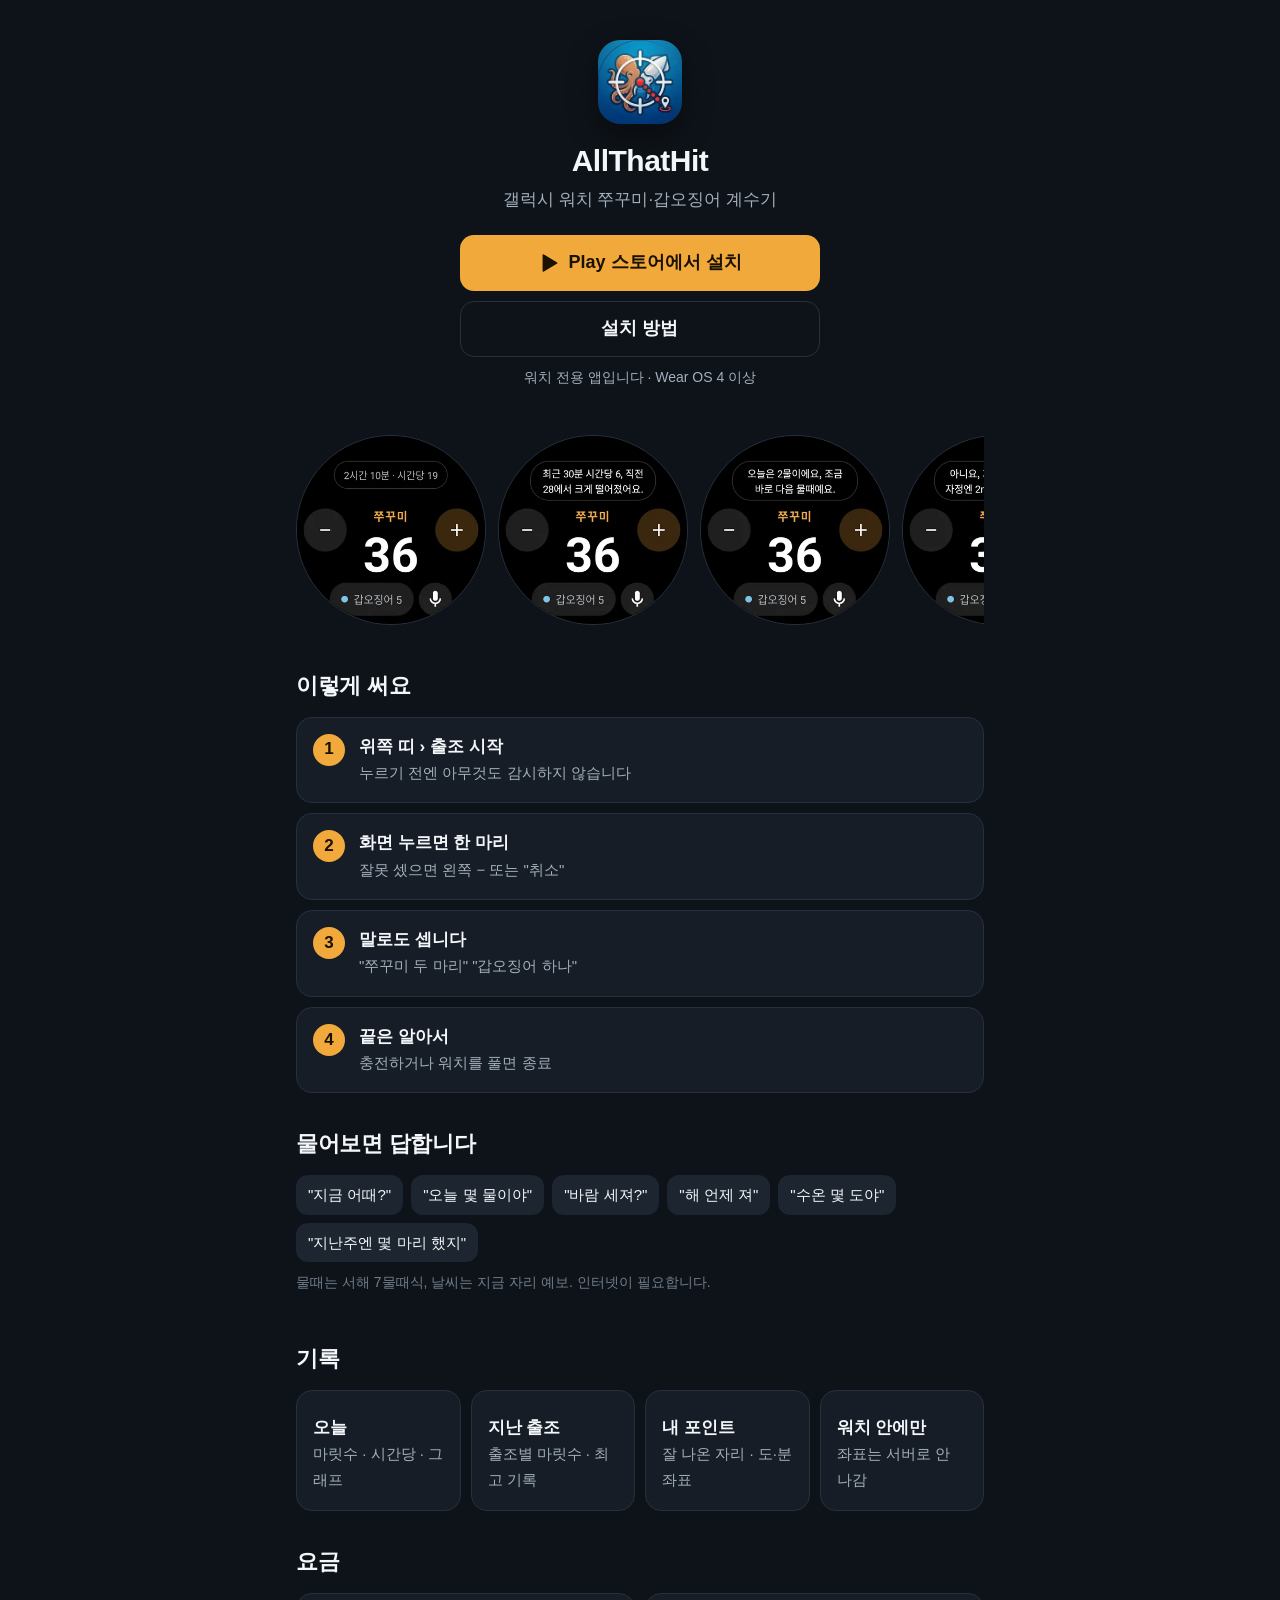
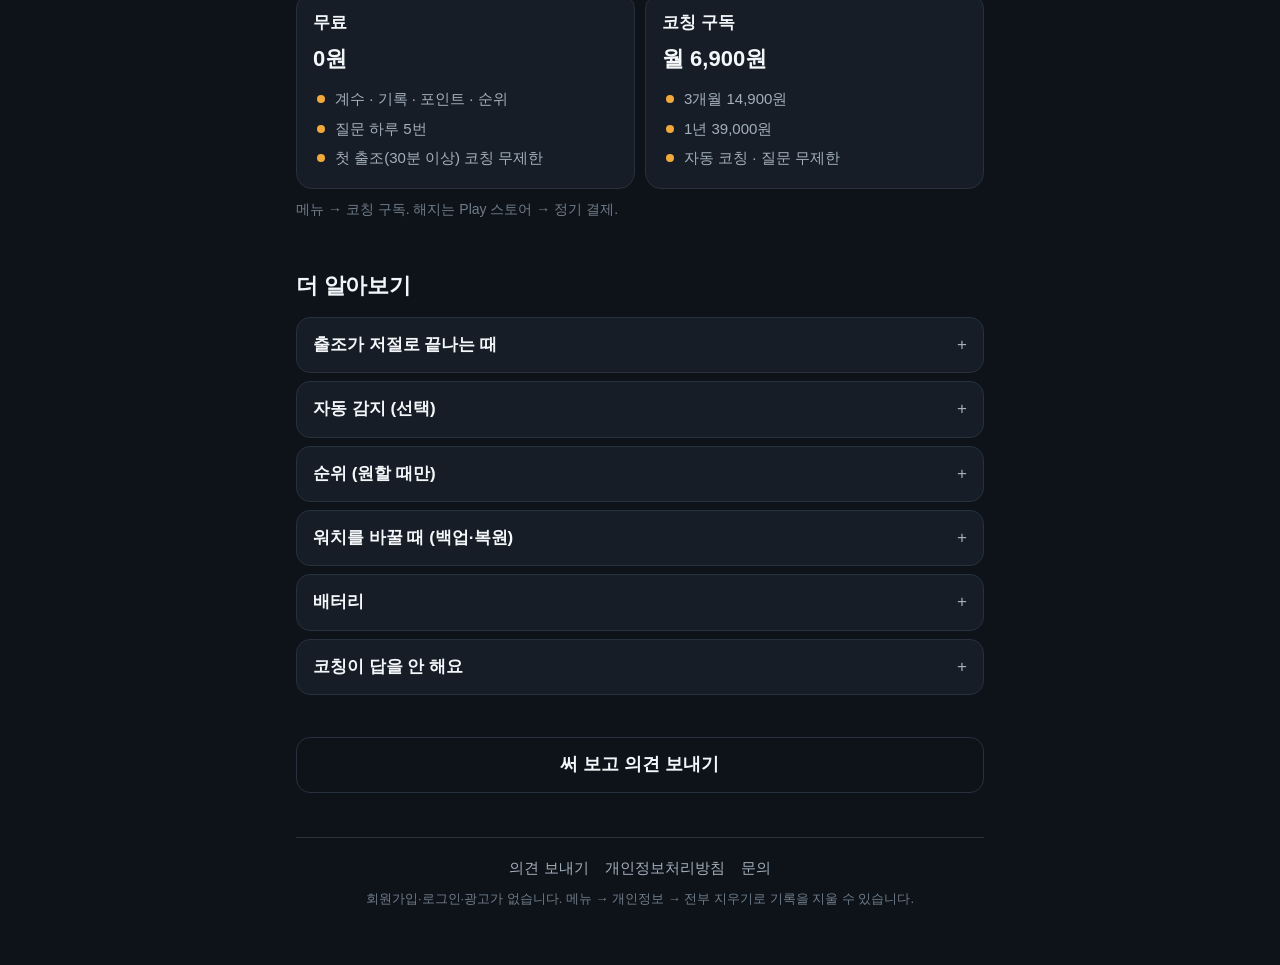
<file: allthathit/index.html>
<!doctype html>
<html lang="ko">
<head>
<meta charset="utf-8">
<meta name="viewport" content="width=device-width, initial-scale=1, viewport-fit=cover">
<title>AllThatHit 쭈꾸미 계수기</title>
<meta name="description" content="갤럭시 워치 쭈꾸미·갑오징어 계수기. 화면 한 번 누르면 한 마리.">
<meta name="theme-color" content="#0e1319">
<meta property="og:title" content="AllThatHit · 워치 쭈꾸미 계수기">
<meta property="og:description" content="화면 한 번 누르면 한 마리. 물때·바람은 물어보면 답합니다.">
<meta property="og:image" content="https://allthatai.kr/allthathit/img/w1.webp">
<link rel="icon" href="/allthathit/img/icon.webp">
<link rel="stylesheet" href="/app-pages.css">
</head>
<body class="hit"><main>

<div class="hero">
  <img class="icon" src="/allthathit/img/icon.webp" alt="">
  <h1>AllThatHit</h1>
  <p>갤럭시 워치 쭈꾸미·갑오징어 계수기</p>
  <div class="cta">
    <a class="btn" href="https://play.google.com/store/apps/details?id=kr.allthatai.allthathit" target="_blank" rel="noopener">
      <svg><use href="/icons.svg#i-play"/></svg>Play 스토어에서 설치</a>
    <a class="btn ghost" href="/allthathit/beta/">설치 방법</a>
  </div>
  <p class="note" style="margin-top:10px">워치 전용 앱입니다 · Wear OS 4 이상</p>
</div>

<section>
  <div class="shots watch">
    <img src="/allthathit/img/w1.webp" alt="계수 화면" loading="lazy">
    <img src="/allthathit/img/w2.webp" alt="최근 30분 흐름" loading="lazy">
    <img src="/allthathit/img/w3.webp" alt="물때 답" loading="lazy">
    <img src="/allthathit/img/w4.webp" alt="바람 답" loading="lazy">
    <img src="/allthathit/img/w5.webp" alt="내 포인트" loading="lazy">
    <img src="/allthathit/img/w6.webp" alt="오늘 기록" loading="lazy">
    <img src="/allthathit/img/w7.webp" alt="순위" loading="lazy">
  </div>
</section>

<section>
  <h2>이렇게 써요</h2>
  <div class="steps">
    <div class="step"><div><b>위쪽 띠 › 출조 시작</b><span>누르기 전엔 아무것도 감시하지 않습니다</span></div></div>
    <div class="step"><div><b>화면 누르면 한 마리</b><span>잘못 셌으면 왼쪽 − 또는 "취소"</span></div></div>
    <div class="step"><div><b>말로도 셉니다</b><span>"쭈꾸미 두 마리" "갑오징어 하나"</span></div></div>
    <div class="step"><div><b>끝은 알아서</b><span>충전하거나 워치를 풀면 종료</span></div></div>
  </div>
</section>

<section>
  <h2>물어보면 답합니다</h2>
  <div class="chips">
    <span>"지금 어때?"</span><span>"오늘 몇 물이야"</span><span>"바람 세져?"</span>
    <span>"해 언제 져"</span><span>"수온 몇 도야"</span><span>"지난주엔 몇 마리 했지"</span>
  </div>
  <p class="note">물때는 서해 7물때식, 날씨는 지금 자리 예보. 인터넷이 필요합니다.</p>
</section>

<section>
  <h2>기록</h2>
  <div class="tiles">
    <div class="tile"><b>오늘</b><span>마릿수 · 시간당 · 그래프</span></div>
    <div class="tile"><b>지난 출조</b><span>출조별 마릿수 · 최고 기록</span></div>
    <div class="tile"><b>내 포인트</b><span>잘 나온 자리 · 도·분 좌표</span></div>
    <div class="tile"><b>워치 안에만</b><span>좌표는 서버로 안 나감</span></div>
  </div>
</section>

<section>
  <h2>요금</h2>
  <div class="cols">
    <div class="col"><h3>무료</h3><div class="price">0원</div><ul><li>계수 · 기록 · 포인트 · 순위</li><li>질문 하루 5번</li><li>첫 출조(30분 이상) 코칭 무제한</li></ul></div>
    <div class="col"><h3>코칭 구독</h3><div class="price">월 6,900원</div><ul><li>3개월 14,900원</li><li>1년 39,000원</li><li>자동 코칭 · 질문 무제한</li></ul></div>
  </div>
  <p class="note">메뉴 → 코칭 구독. 해지는 Play 스토어 → 정기 결제.</p>
</section>

<section>
  <h2>더 알아보기</h2>
  <details><summary>출조가 저절로 끝나는 때</summary><div>
    <p>충전기에 올림(2분 뒤) · 손목에서 풂(10분 뒤) · 한 시간 동안 고패질도 마릿수도 없음.</p>
    <p>한 마리도 세지 않은 출조는 기록에 남기지 않습니다.</p>
  </div></details>
  <details><summary>자동 감지 (선택)</summary><div>
    <p>메뉴 → 자동 감지 켜기. 고패질 리듬이 4분 이어지면 출조가 저절로 열립니다. 처음엔 꺼져 있습니다.</p>
  </div></details>
  <details><summary>순위 (원할 때만)</summary><div>
    <p>메뉴 → 순위 → 참여하기. 나가는 것은 별명 · 마릿수 · 1km 구역 · 날짜뿐입니다. 정확한 자리는 나가지 않습니다.</p>
  </div></details>
  <details><summary>워치를 바꿀 때 (백업·복원)</summary><div>
    <p>워치 설정의 구글 백업이 켜져 있으면 자동으로 돌아옵니다.</p>
    <p>또는 메뉴 → 개인정보 → 기록 백업의 12자 코드를 새 워치의 기록 복원에 입력. 코드는 사진으로 찍어 두세요.</p>
  </div></details>
  <details><summary>배터리</summary><div>
    <p>출조를 시작하지 않으면 쓰지 않습니다. 출조 중에는 GPS와 동작 센서가 켜집니다.</p>
  </div></details>
  <details><summary>코칭이 답을 안 해요</summary><div>
    <p>인터넷이 없거나 서버가 잠깐 쉬는 때입니다. 세는 것은 영향이 없습니다. 메뉴 → 상태에서 확인할 수 있습니다.</p>
  </div></details>
</section>

<section>
  <a class="btn ghost" href="/feedback/?app=hit">써 보고 의견 보내기</a>
</section>

<footer>
  <nav>
    <a href="/feedback/?app=hit">의견 보내기</a>
    <a href="/allthathit/privacy">개인정보처리방침</a>
    <a href="mailto:leescvsir@gmail.com">문의</a>
  </nav>
  회원가입·로그인·광고가 없습니다. 메뉴 → 개인정보 → 전부 지우기로 기록을 지울 수 있습니다.
</footer>

</main></body>
</html>
</file>
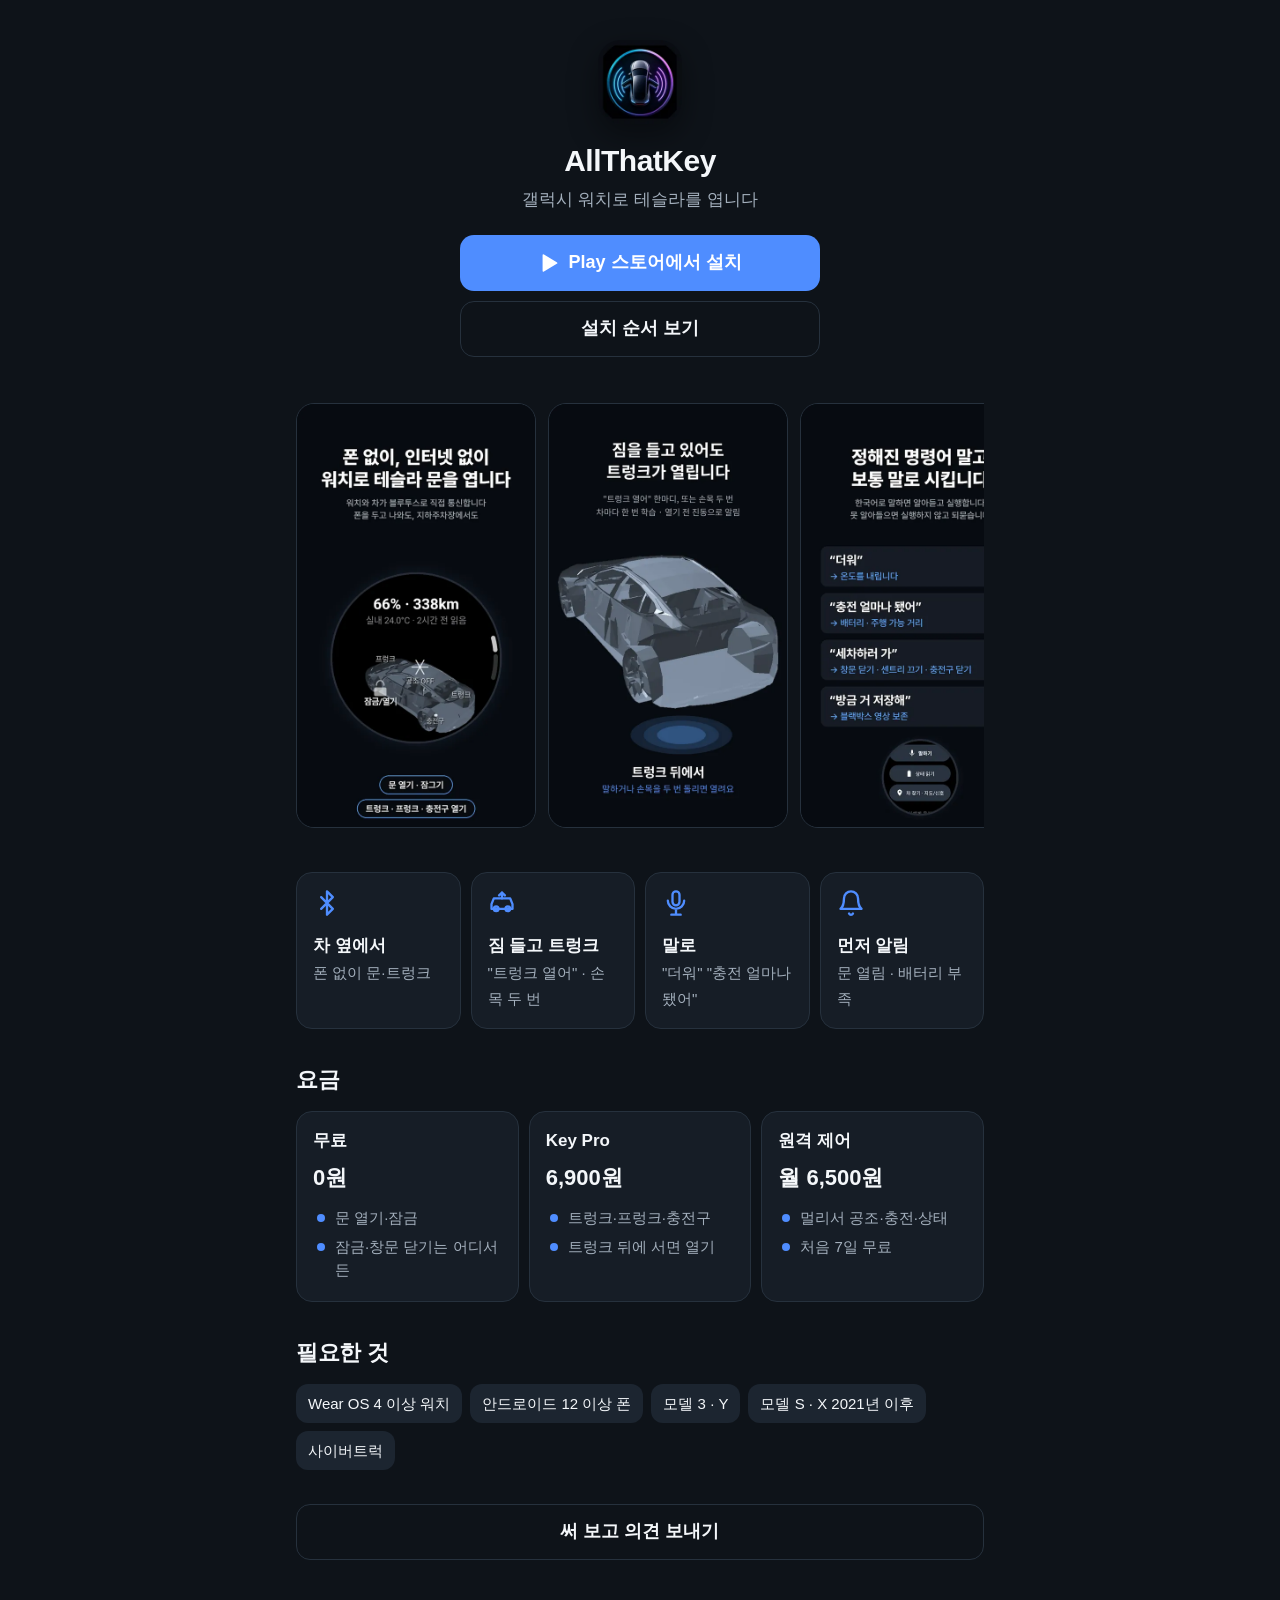
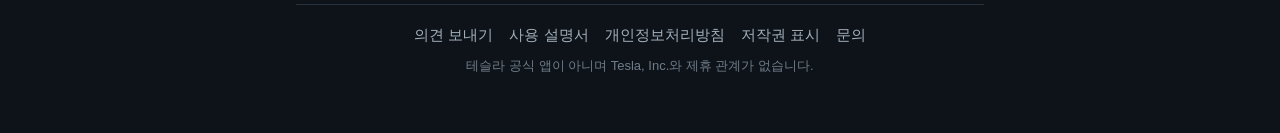
<file: allthatkey/index.html>
<!doctype html>
<html lang="ko">
<head>
<meta charset="utf-8">
<meta name="viewport" content="width=device-width, initial-scale=1, viewport-fit=cover">
<title>AllThatKey 테슬라 워치 키</title>
<meta name="description" content="갤럭시 워치로 테슬라 문을 엽니다. 폰도 인터넷도 없이.">
<meta name="theme-color" content="#0e1319">
<meta property="og:title" content="AllThatKey · 테슬라 워치 키">
<meta property="og:description" content="갤럭시 워치로 테슬라 문을 엽니다. 폰도 인터넷도 없이.">
<meta property="og:image" content="https://allthatai.kr/allthatkey/img/s1.webp">
<link rel="icon" href="/allthatkey/img/icon.webp">
<link rel="stylesheet" href="/app-pages.css">
</head>
<body><main>

<div class="hero">
  <img class="icon" src="/allthatkey/img/icon.webp" alt="">
  <h1>AllThatKey</h1>
  <p>갤럭시 워치로 테슬라를 엽니다</p>
  <div class="cta">
    <a class="btn" href="https://play.google.com/store/apps/details?id=kr.allthatai.keyprobe" target="_blank" rel="noopener">
      <svg><use href="/icons.svg#i-play"/></svg>Play 스토어에서 설치</a>
    <a class="btn ghost" href="/allthatkey/guide.html#start">설치 순서 보기</a>
  </div>
</div>

<section>
  <div class="shots">
    <img src="/allthatkey/img/s1.webp" alt="폰 없이 인터넷 없이 워치로 문을 엽니다" loading="lazy">
    <img src="/allthatkey/img/s2.webp" alt="짐을 들고 있어도 트렁크가 열립니다" loading="lazy">
    <img src="/allthatkey/img/s3.webp" alt="보통 말로 시킵니다" loading="lazy">
    <img src="/allthatkey/img/s4.webp" alt="주차 중에 무슨 일이 있었는지 알려 줍니다" loading="lazy">
    <img src="/allthatkey/img/s5.webp" alt="워치가 먼저 알려 줍니다" loading="lazy">
  </div>
</section>

<section>
  <div class="tiles">
    <div class="tile"><svg><use href="/icons.svg#i-bt"/></svg><b>차 옆에서</b><span>폰 없이 문·트렁크</span></div>
    <div class="tile"><svg><use href="/icons.svg#i-trunk"/></svg><b>짐 들고 트렁크</b><span>"트렁크 열어" · 손목 두 번</span></div>
    <div class="tile"><svg><use href="/icons.svg#i-mic"/></svg><b>말로</b><span>"더워" "충전 얼마나 됐어"</span></div>
    <div class="tile"><svg><use href="/icons.svg#i-bell"/></svg><b>먼저 알림</b><span>문 열림 · 배터리 부족</span></div>
  </div>
</section>

<section>
  <h2>요금</h2>
  <div class="cols">
    <div class="col"><h3>무료</h3><div class="price">0원</div><ul><li>문 열기·잠금</li><li>잠금·창문 닫기는 어디서든</li></ul></div>
    <div class="col"><h3>Key Pro</h3><div class="price">6,900원</div><ul><li>트렁크·프렁크·충전구</li><li>트렁크 뒤에 서면 열기</li></ul></div>
    <div class="col"><h3>원격 제어</h3><div class="price">월 6,500원</div><ul><li>멀리서 공조·충전·상태</li><li>처음 7일 무료</li></ul></div>
  </div>
</section>

<section>
  <h2>필요한 것</h2>
  <div class="chips">
    <span>Wear OS 4 이상 워치</span><span>안드로이드 12 이상 폰</span>
    <span>모델 3 · Y</span><span>모델 S · X 2021년 이후</span><span>사이버트럭</span>
  </div>
</section>

<section>
  <a class="btn ghost" href="/feedback/?app=key">써 보고 의견 보내기</a>
</section>

<footer>
  <nav>
    <a href="/feedback/?app=key">의견 보내기</a>
    <a href="/allthatkey/guide.html">사용 설명서</a>
    <a href="/allthatkey/privacy.html">개인정보처리방침</a>
    <a href="/allthatkey/credits.html">저작권 표시</a>
    <a href="mailto:leescvsir@gmail.com">문의</a>
  </nav>
  테슬라 공식 앱이 아니며 Tesla, Inc.와 제휴 관계가 없습니다.
</footer>

</main></body>
</html>
</file>
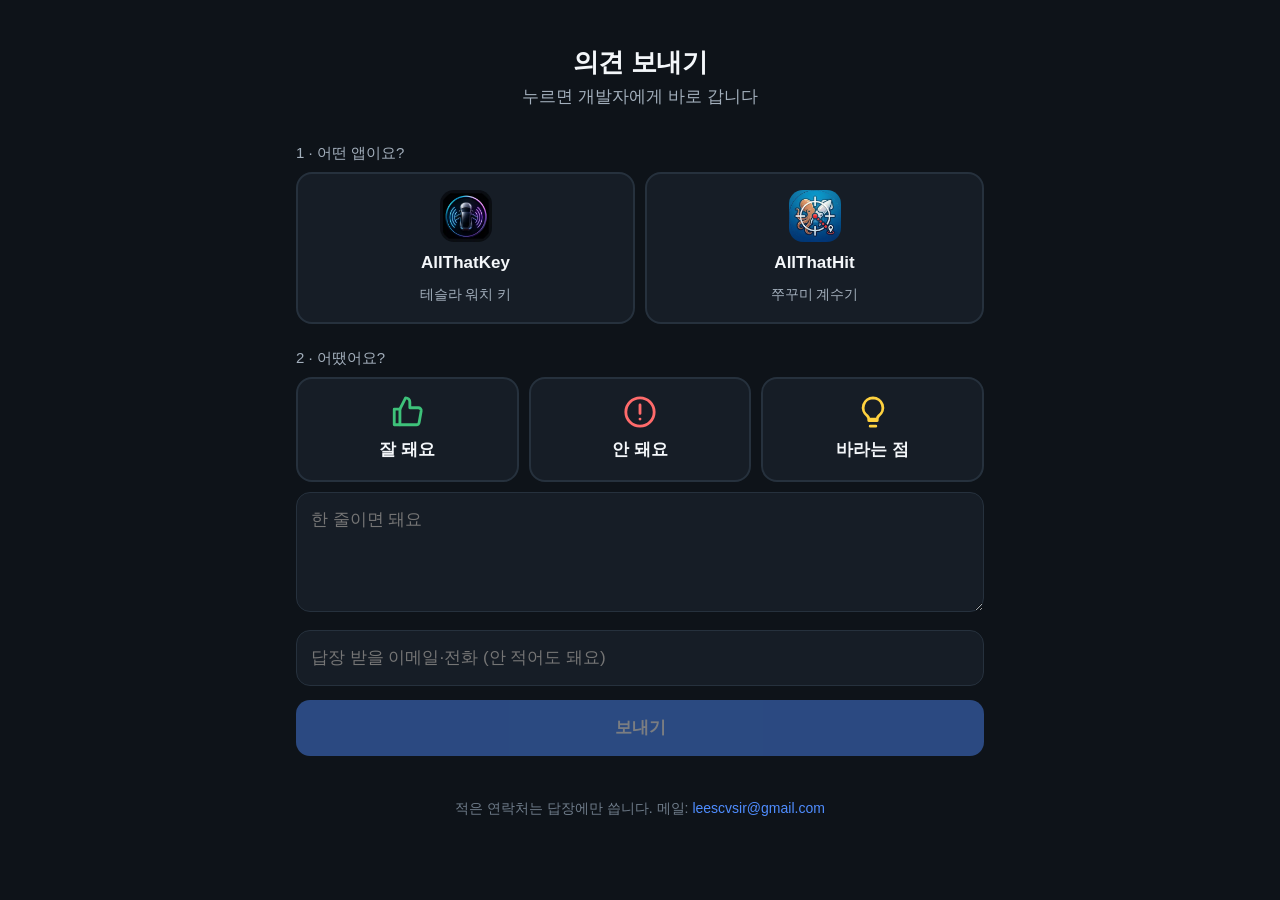
<file: feedback/index.html>
<!doctype html>
<html lang="ko">
<head>
<meta charset="utf-8">
<meta name="viewport" content="width=device-width, initial-scale=1, viewport-fit=cover">
<title>의견 보내기 · AllThatAI</title>
<meta name="description" content="AllThatKey · AllThatHit 의견 보내기. 한 번 누르면 개발자에게 바로 갑니다.">
<meta name="theme-color" content="#0e1319">
<meta name="robots" content="noindex">
<link rel="icon" href="/favicon.svg">
<link rel="stylesheet" href="/app-pages.css">
<style>
  .apps { display: grid; grid-template-columns: 1fr 1fr; gap: 10px; }
  .app, .kind {
    display: flex; flex-direction: column; align-items: center; gap: 8px; padding: 16px 8px;
    border-radius: 16px; background: var(--card); border: 2px solid var(--line); color: var(--ink);
    font: inherit; font-weight: 800; cursor: pointer;
  }
  .app img { width: 52px; height: 52px; border-radius: 14px; }
  .kinds { display: grid; grid-template-columns: repeat(3, 1fr); gap: 10px; }
  .kind svg { width: 34px; height: 34px; }
  .kind[data-kind="good"] svg { color: var(--ok); }
  .kind[data-kind="bad"] svg { color: #ff6b6b; }
  .kind[data-kind="idea"] svg { color: #ffd23f; }
  .app.on, .kind.on { border-color: var(--accent); background: var(--card2); }
  textarea, input {
    width: 100%; border-radius: 14px; border: 1px solid var(--line); background: var(--card); color: var(--ink);
    font: inherit; padding: 14px; margin-top: 10px;
  }
  textarea { min-height: 120px; resize: vertical; }
  #send { width: 100%; border: 0; margin-top: 14px; cursor: pointer; font: inherit; font-weight: 800; }
  #send:disabled { opacity: .45; cursor: default; }
  #err { color: #ff8a8a; min-height: 1.4em; margin: 8px 0 0; text-align: center; }
  #done { display: none; text-align: center; padding: 40px 0; }
  #done svg { width: 64px; height: 64px; color: var(--ok); }
  #done h2 { margin: 12px 0 4px; }
  .step-title { color: var(--soft); font-size: 15px; margin: 22px 0 8px; }
</style>
</head>
<body><main>

<div id="form">
  <div class="hero" style="padding-top:28px">
    <h1 style="font-size:26px">의견 보내기</h1>
    <p>누르면 개발자에게 바로 갑니다</p>
  </div>

  <p class="step-title">1 · 어떤 앱이요?</p>
  <div class="apps">
    <button class="app" data-app="key" type="button"><img src="/allthatkey/img/icon.webp" alt="">AllThatKey<span style="font-weight:400;color:var(--soft);font-size:14px">테슬라 워치 키</span></button>
    <button class="app" data-app="hit" type="button"><img src="/allthathit/img/icon.webp" alt="">AllThatHit<span style="font-weight:400;color:var(--soft);font-size:14px">쭈꾸미 계수기</span></button>
  </div>

  <p class="step-title">2 · 어땠어요?</p>
  <div class="kinds">
    <button class="kind" data-kind="good" type="button">
      <svg viewBox="0 0 24 24" fill="none" stroke="currentColor" stroke-width="2" stroke-linecap="round" stroke-linejoin="round"><path d="M7 10v11H3V10z"/><path d="M7 10l4-8a3 3 0 0 1 3 3v4h6a2 2 0 0 1 2 2.3l-1.4 8A2 2 0 0 1 18.6 21H7"/></svg>
      잘 돼요</button>
    <button class="kind" data-kind="bad" type="button">
      <svg viewBox="0 0 24 24" fill="none" stroke="currentColor" stroke-width="2" stroke-linecap="round" stroke-linejoin="round"><circle cx="12" cy="12" r="10"/><path d="M12 7v6M12 17h.01"/></svg>
      안 돼요</button>
    <button class="kind" data-kind="idea" type="button">
      <svg viewBox="0 0 24 24" fill="none" stroke="currentColor" stroke-width="2" stroke-linecap="round" stroke-linejoin="round"><path d="M9 18h6M10 22h4"/><path d="M12 2a7 7 0 0 0-4 12.7c.6.5 1 1.3 1 2.3h6c0-1 .4-1.8 1-2.3A7 7 0 0 0 12 2z"/></svg>
      바라는 점</button>
  </div>

  <textarea id="text" maxlength="2000" placeholder="한 줄이면 돼요"></textarea>
  <input id="contact" maxlength="120" placeholder="답장 받을 이메일·전화 (안 적어도 돼요)" autocomplete="email">
  <button id="send" class="btn" type="button" disabled>보내기</button>
  <p id="err"></p>
  <p class="note" style="text-align:center">적은 연락처는 답장에만 씁니다. 메일: <a href="mailto:leescvsir@gmail.com">leescvsir@gmail.com</a></p>
</div>

<div id="done">
  <svg viewBox="0 0 24 24" fill="none" stroke="currentColor" stroke-width="2.4" stroke-linecap="round" stroke-linejoin="round"><circle cx="12" cy="12" r="10"/><path d="M7 12.5l3.2 3.2L17 9"/></svg>
  <h2>받았어요</h2>
  <p style="color:var(--soft)">읽고 고치겠습니다. 고맙습니다.</p>
  <p style="margin-top:22px"><a id="back" class="btn ghost" href="/">처음으로</a></p>
</div>

<script>
(function () {
  var q = new URLSearchParams(location.search);
  var app = q.get("app"), kind = q.get("kind");
  var HINT = {
    good: "좋았던 점 (안 적어도 돼요)",
    bad: "어디서 막혔나요? 예: 워치에 앱이 안 보여요",
    idea: "이런 게 있으면 좋겠어요"
  };
  var text = document.getElementById("text"), send = document.getElementById("send"), err = document.getElementById("err");

  function pick(sel, attr, val) {
    document.querySelectorAll(sel).forEach(function (b) { b.classList.toggle("on", b.getAttribute(attr) === val); });
  }
  function update() {
    document.body.classList.toggle("hit", app === "hit");
    if (kind) text.placeholder = HINT[kind];
    send.disabled = !(app && kind);
    err.textContent = "";
  }
  document.querySelectorAll(".app").forEach(function (b) {
    b.onclick = function () { app = b.dataset.app; pick(".app", "data-app", app); update(); };
  });
  document.querySelectorAll(".kind").forEach(function (b) {
    b.onclick = function () { kind = b.dataset.kind; pick(".kind", "data-kind", kind); update(); if (kind !== "good") text.focus(); };
  });
  if (app === "key" || app === "hit") pick(".app", "data-app", app); else app = null;
  if (HINT[kind]) pick(".kind", "data-kind", kind); else kind = null;
  update();

  send.onclick = function () {
    if (kind !== "good" && !text.value.trim()) { err.textContent = "무엇이 그랬는지 한 줄만 적어 주세요"; text.focus(); return; }
    send.disabled = true; send.textContent = "보내는 중…";
    var body = {
      app: app, kind: kind, text: text.value.trim(), contact: document.getElementById("contact").value.trim(),
      version: q.get("v") || "", device: q.get("d") || navigator.userAgent.slice(0, 120), from: q.get("from") || "web"
    };
    fetch("https://allthatkey-proxy.vercel.app/v1/feedback", {
      method: "POST", headers: { "content-type": "application/json" }, body: JSON.stringify(body)
    }).then(function (r) {
      if (r.ok) {
        document.getElementById("form").style.display = "none";
        document.getElementById("done").style.display = "block";
        document.getElementById("back").href = app === "hit" ? "/allthathit/" : "/allthatkey/";
        window.scrollTo(0, 0);
        return;
      }
      return r.json().then(function (j) { throw new Error(j && j.detail || "못 보냈어요"); });
    }).catch(function (e) {
      err.innerHTML = (e && e.message && e.message !== "Failed to fetch" ? e.message : "못 보냈어요") +
        ' · <a href="mailto:leescvsir@gmail.com?subject=' + encodeURIComponent((app === "hit" ? "AllThatHit" : "AllThatKey") + " 의견") +
        '&body=' + encodeURIComponent(text.value) + '">메일로 보내기</a>';
      send.disabled = false; send.textContent = "보내기";
    });
  };
})();
</script>
</main></body>
</html>
</file>
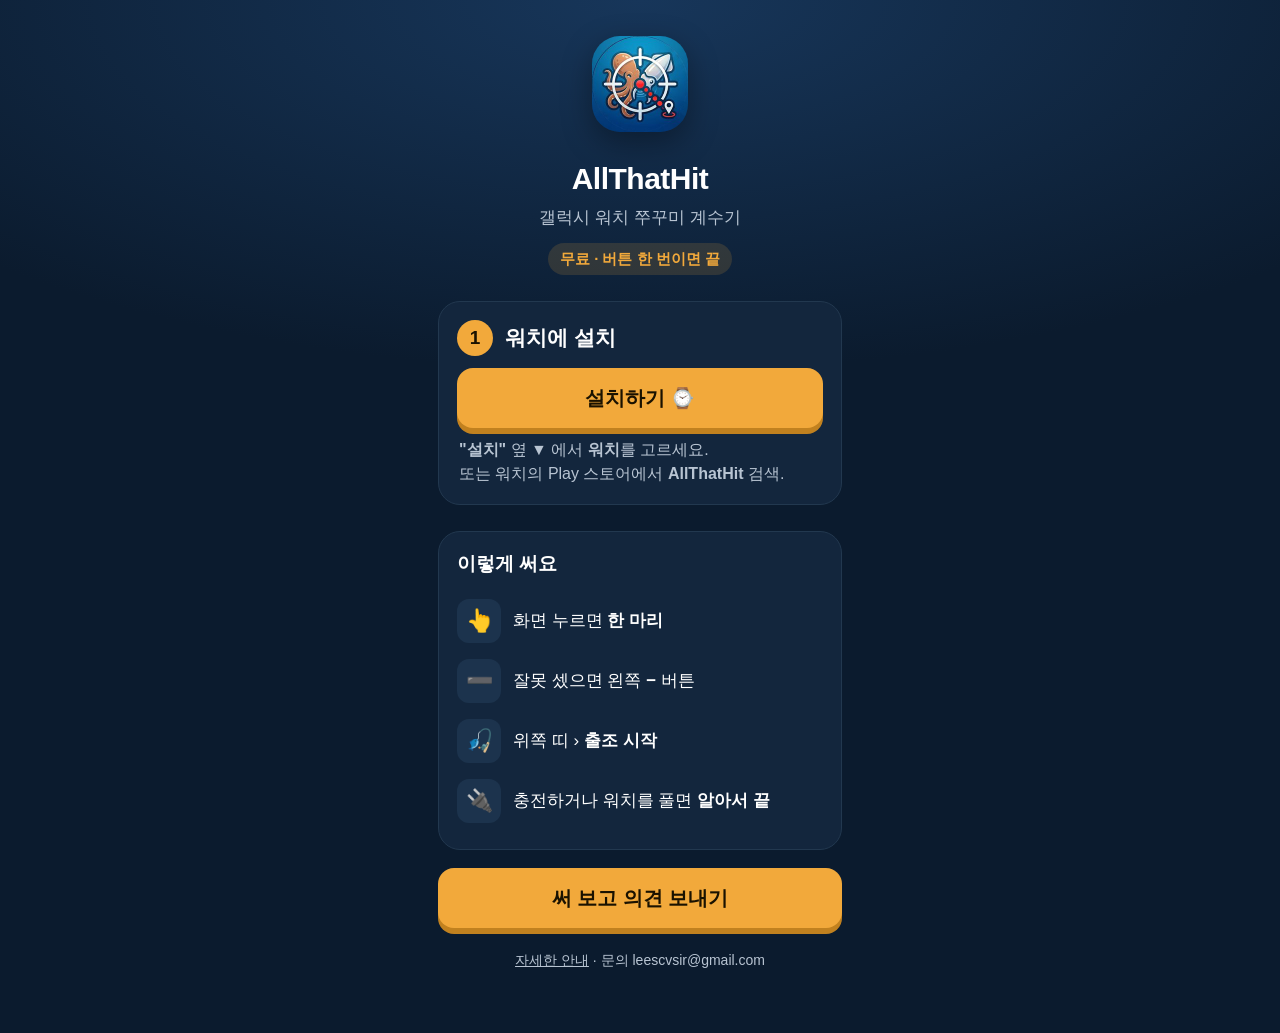
<file: allthathit/beta/index.html>
<!doctype html>
<html lang="ko">
<head>
<meta charset="utf-8">
<meta name="viewport" content="width=device-width, initial-scale=1, viewport-fit=cover">
<title>AllThatHit 설치하기</title>
<meta name="description" content="갤럭시 워치 쭈꾸미 계수기 AllThatHit. 버튼 한 번이면 설치 끝.">
<meta name="robots" content="noindex">
<meta name="theme-color" content="#0b1b2e">
<meta property="og:title" content="AllThatHit · 워치 쭈꾸미 계수기">
<meta property="og:description" content="버튼 한 번이면 설치 끝. 무료.">
<meta property="og:image" content="https://allthatai.kr/allthathit/beta/icon.jpg">
<style>
  :root {
    --bg: #0b1b2e; --card: #13263d; --ink: #ffffff; --soft: #b8c4d2;
    --accent: #f2a93b; --accent-ink: #1a1200; --done: #3ec27a; --line: #22384f;
  }
  * { box-sizing: border-box; }
  html, body { margin: 0; }
  body {
    background: radial-gradient(120% 60% at 50% 0%, #17365a 0%, var(--bg) 60%);
    color: var(--ink); min-height: 100vh;
    font: 18px/1.5 -apple-system, "Apple SD Gothic Neo", "Malgun Gothic", "Noto Sans KR", sans-serif;
    -webkit-font-smoothing: antialiased;
  }
  main { max-width: 440px; margin: 0 auto; padding: 36px 18px 48px; }

  .hero { text-align: center; margin-bottom: 26px; }
  .hero img { width: 96px; height: 96px; border-radius: 28px; box-shadow: 0 10px 30px rgba(0,0,0,.35); }
  .hero h1 { margin: 16px 0 4px; font-size: 30px; letter-spacing: -.5px; }
  .hero p { margin: 0; color: var(--soft); font-size: 17px; }
  .free { display: inline-block; margin-top: 12px; padding: 5px 12px; border-radius: 999px;
          background: rgba(242,169,59,.15); color: var(--accent); font-weight: 700; font-size: 15px; }

  .step { background: var(--card); border: 1px solid var(--line); border-radius: 22px;
          padding: 18px 18px 18px; margin: 0 0 14px; transition: opacity .2s; }
  .step.done { opacity: .55; }
  .head { display: flex; align-items: center; gap: 12px; margin-bottom: 12px; }
  .num { flex: none; width: 36px; height: 36px; border-radius: 50%;
         background: var(--accent); color: var(--accent-ink);
         font-weight: 800; font-size: 19px; display: flex; align-items: center; justify-content: center; }
  .step.done .num { background: var(--done); color: #fff; font-size: 0; }
  .step.done .num::after { content: "✓"; font-size: 20px; }
  .title { font-size: 21px; font-weight: 800; }
  .tip { color: var(--soft); font-size: 16px; margin: 10px 2px 0; }

  a.btn { display: flex; align-items: center; justify-content: center; gap: 8px;
          width: 100%; min-height: 60px; border-radius: 16px;
          background: var(--accent); color: var(--accent-ink);
          font-size: 20px; font-weight: 800; text-decoration: none;
          box-shadow: 0 6px 0 #c1811f; transition: transform .05s, box-shadow .05s; }
  a.btn:active { transform: translateY(4px); box-shadow: 0 2px 0 #c1811f; }
  .step.done a.btn { background: #2a3f57; color: var(--soft); box-shadow: none; }

  .use { margin-top: 26px; background: var(--card); border: 1px solid var(--line); border-radius: 22px; padding: 18px; }
  .use h2 { margin: 0 0 12px; font-size: 19px; }
  .row { display: flex; align-items: center; gap: 12px; padding: 8px 0; font-size: 17px; }
  .row .ic { flex: none; width: 44px; height: 44px; border-radius: 12px; background: #1c334d;
             display: flex; align-items: center; justify-content: center; font-size: 22px; }
  .foot { text-align: center; color: var(--soft); font-size: 14px; margin-top: 22px; }
  .foot a { color: var(--soft); }
</style>
</head>
<body><main>

<div class="hero">
  <img src="icon.jpg" alt="AllThatHit">
  <h1>AllThatHit</h1>
  <p>갤럭시 워치 쭈꾸미 계수기</p>
  <span class="free">무료 · 버튼 한 번이면 끝</span>
</div>

<div class="step" id="s1">
  <div class="head"><div class="num">1</div><div class="title">워치에 설치</div></div>
  <a class="btn" href="https://play.google.com/store/apps/details?id=kr.allthatai.allthathit" target="_blank" rel="noopener" data-step="1">설치하기 ⌚</a>
  <p class="tip"><b>"설치"</b> 옆 ▼ 에서 <b>워치</b>를 고르세요.<br>또는 워치의 Play 스토어에서 <b>AllThatHit</b> 검색.</p>
</div>

<div class="use">
  <h2>이렇게 써요</h2>
  <div class="row"><div class="ic">👆</div><div>화면 누르면 <b>한 마리</b></div></div>
  <div class="row"><div class="ic">➖</div><div>잘못 셌으면 왼쪽 <b>−</b> 버튼</div></div>
  <div class="row"><div class="ic">🎣</div><div>위쪽 띠 › <b>출조 시작</b></div></div>
  <div class="row"><div class="ic">🔌</div><div>충전하거나 워치를 풀면 <b>알아서 끝</b></div></div>
</div>

<a class="btn" href="/feedback/?app=hit&from=beta" style="margin-top:18px">써 보고 의견 보내기</a>

<p class="foot"><a href="/allthathit/">자세한 안내</a> · 문의 leescvsir@gmail.com</p>

</main>
<script>
  // 누른 단계는 초록 체크로. 돌아왔을 때 어디까지 했는지 바로 보이게.
  (function () {
    var key = "ath-beta-done";
    var done = [];
    try { done = JSON.parse(localStorage.getItem(key) || "[]"); } catch (e) {}
    function paint() { done.forEach(function (n) { var el = document.getElementById("s" + n); if (el) el.classList.add("done"); }); }
    paint();
    document.querySelectorAll("a.btn[data-step]").forEach(function (a) {
      a.addEventListener("click", function () {
        var n = +a.getAttribute("data-step");
        if (done.indexOf(n) < 0) done.push(n);
        try { localStorage.setItem(key, JSON.stringify(done)); } catch (e) {}
        setTimeout(paint, 300);
      });
    });
  })();
</script>
</body>
</html>
</file>
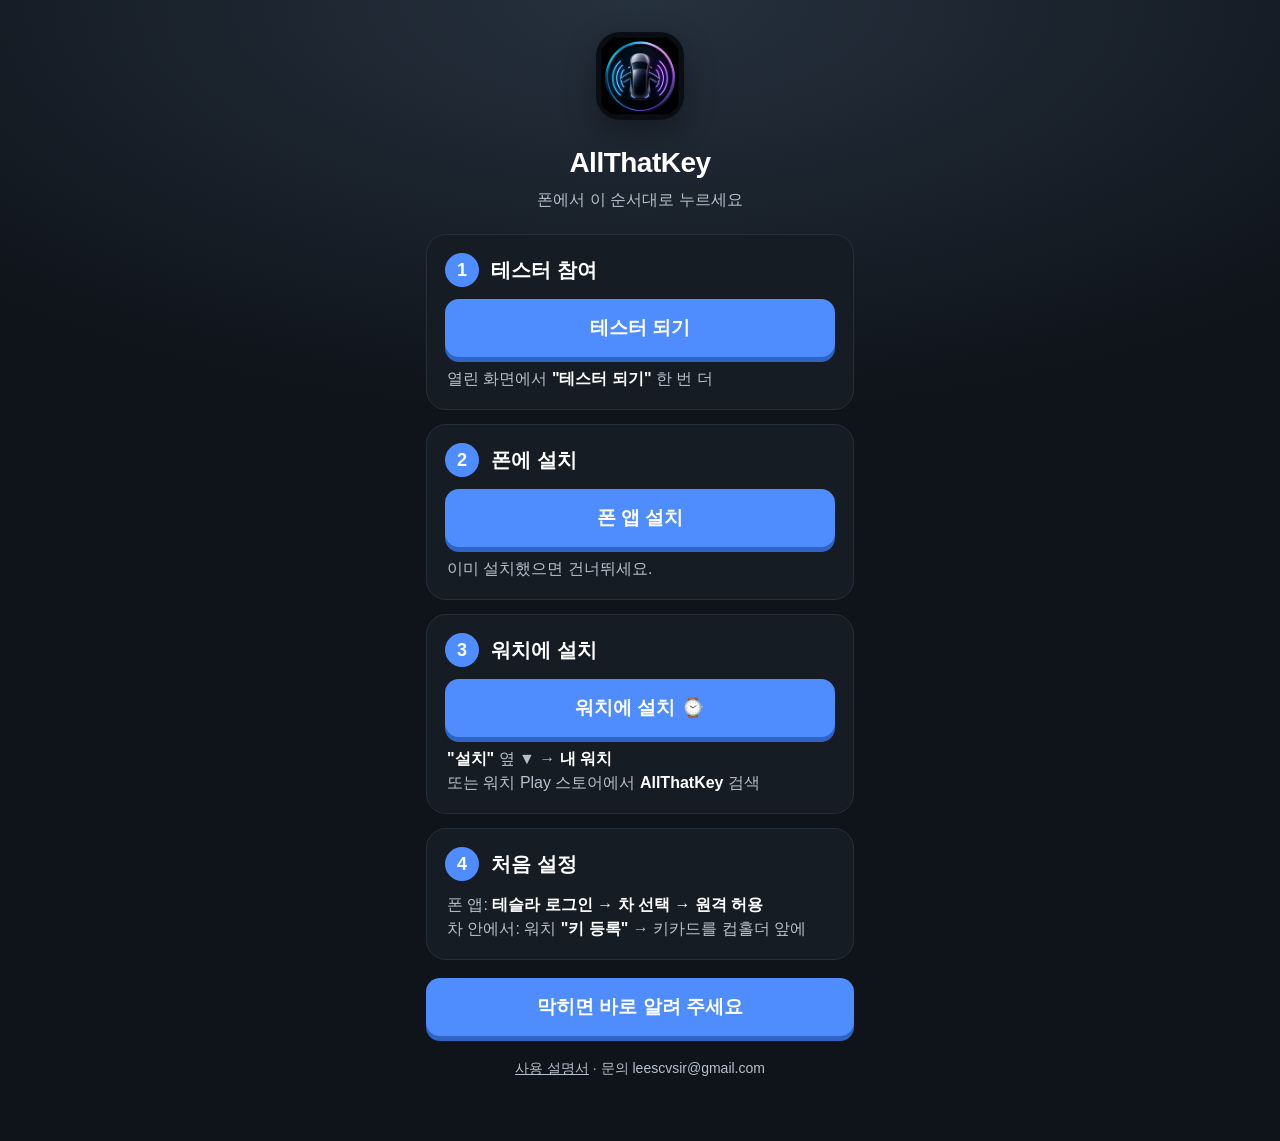
<file: allthatkey/beta/index.html>
<!doctype html>
<html lang="ko">
<head>
<meta charset="utf-8">
<meta name="viewport" content="width=device-width, initial-scale=1, viewport-fit=cover">
<title>AllThatKey 설치하기</title>
<meta name="description" content="테슬라 워치 키 AllThatKey. 폰과 워치에 설치하는 순서.">
<meta name="robots" content="noindex">
<meta name="theme-color" content="#0f141b">
<meta property="og:title" content="AllThatKey · 테슬라 워치 키 설치">
<meta property="og:description" content="테스터 참여 → 폰 앱 → 워치 앱 → 차에서 키 등록">
<meta property="og:image" content="https://allthatai.kr/allthatkey/icon.png">
<style>
  :root {
    --bg: #0f141b; --card: #161c24; --ink: #ffffff; --soft: #b6c0cc;
    --accent: #4f8dff; --accent-ink: #ffffff; --done: #3ec27a; --line: #26303b;
  }
  * { box-sizing: border-box; }
  html, body { margin: 0; }
  body {
    background: radial-gradient(120% 60% at 50% 0%, #26313e 0%, var(--bg) 60%);
    color: var(--ink); min-height: 100vh;
    font: 18px/1.5 -apple-system, "Apple SD Gothic Neo", "Malgun Gothic", "Noto Sans KR", sans-serif;
    -webkit-font-smoothing: antialiased;
  }
  main { max-width: 460px; margin: 0 auto; padding: 32px 16px 48px; }
  .hero { text-align: center; margin-bottom: 22px; }
  .hero img { width: 88px; height: 88px; border-radius: 24px; box-shadow: 0 10px 30px rgba(0,0,0,.35); }
  .hero h1 { margin: 14px 0 4px; font-size: 28px; letter-spacing: -.5px; }
  .hero p { margin: 0; color: var(--soft); font-size: 16px; }
  .step { background: var(--card); border: 1px solid var(--line); border-radius: 20px; padding: 18px; margin: 0 0 14px; transition: opacity .2s; }
  .step.done { opacity: .55; }
  .head { display: flex; align-items: center; gap: 12px; margin-bottom: 12px; }
  .num { flex: none; width: 34px; height: 34px; border-radius: 50%; background: var(--accent); color: var(--accent-ink);
         font-weight: 800; font-size: 18px; display: flex; align-items: center; justify-content: center; }
  .step.done .num { background: var(--done); font-size: 0; }
  .step.done .num::after { content: "✓"; font-size: 19px; }
  .title { font-size: 20px; font-weight: 800; }
  .tip { color: var(--soft); font-size: 16px; margin: 10px 2px 0; }
  .tip b { color: var(--ink); }
  a.btn { display: flex; align-items: center; justify-content: center; width: 100%; min-height: 58px; border-radius: 14px;
          background: var(--accent); color: var(--accent-ink); font-size: 19px; font-weight: 800; text-decoration: none;
          box-shadow: 0 5px 0 #2f63c4; transition: transform .05s, box-shadow .05s; }
  a.btn:active { transform: translateY(4px); box-shadow: 0 1px 0 #2f63c4; }
  .step.done a.btn { background: #2a3442; color: var(--soft); box-shadow: none; }
  ol { margin: 0; padding-left: 1.2em; color: var(--soft); font-size: 16px; }
  ol li { margin: 4px 0; }
  ol b { color: var(--ink); }
  .foot { text-align: center; color: var(--soft); font-size: 14px; margin-top: 22px; }
  .foot a { color: var(--soft); }
</style>
</head>
<body><main>

<div class="hero">
  <img src="/allthatkey/icon.png" alt="AllThatKey">
  <h1>AllThatKey</h1>
  <p>폰에서 이 순서대로 누르세요</p>
</div>

<div class="step" id="s1">
  <div class="head"><div class="num">1</div><div class="title">테스터 참여</div></div>
  <a class="btn" href="https://play.google.com/apps/internaltest/4701685450817448176" target="_blank" rel="noopener" data-step="1">테스터 되기</a>
  <p class="tip">열린 화면에서 <b>"테스터 되기"</b> 한 번 더</p>
</div>

<div class="step" id="s2">
  <div class="head"><div class="num">2</div><div class="title">폰에 설치</div></div>
  <a class="btn" href="https://play.google.com/store/apps/details?id=kr.allthatai.keyprobe" target="_blank" rel="noopener" data-step="2">폰 앱 설치</a>
  <p class="tip">이미 설치했으면 건너뛰세요.</p>
</div>

<div class="step" id="s3">
  <div class="head"><div class="num">3</div><div class="title">워치에 설치</div></div>
  <a class="btn" href="https://play.google.com/store/apps/details?id=kr.allthatai.keyprobe" target="_blank" rel="noopener" data-step="3">워치에 설치 ⌚</a>
  <p class="tip"><b>"설치"</b> 옆 ▼ → <b>내 워치</b><br>또는 워치 Play 스토어에서 <b>AllThatKey</b> 검색</p>
</div>

<div class="step" id="s4">
  <div class="head"><div class="num">4</div><div class="title">처음 설정</div></div>
  <p class="tip" style="margin-top:0">폰 앱: <b>테슬라 로그인 → 차 선택 → 원격 허용</b><br>차 안에서: 워치 <b>"키 등록"</b> → 키카드를 컵홀더 앞에</p>
</div>

<a class="btn" href="/feedback/?app=key&from=beta" style="margin-top:18px">막히면 바로 알려 주세요</a>

<p class="foot"><a href="/allthatkey/guide.html">사용 설명서</a> · 문의 leescvsir@gmail.com</p>

</main>
<script>
  // 누른 단계는 초록 체크로. 돌아왔을 때 어디까지 했는지 바로 보이게.
  (function () {
    var key = "atk-beta-done";
    var done = [];
    try { done = JSON.parse(localStorage.getItem(key) || "[]"); } catch (e) {}
    function paint() { done.forEach(function (n) { var el = document.getElementById("s" + n); if (el) el.classList.add("done"); }); }
    paint();
    document.querySelectorAll("a.btn[data-step]").forEach(function (a) {
      a.addEventListener("click", function () {
        var n = +a.getAttribute("data-step");
        if (done.indexOf(n) < 0) done.push(n);
        try { localStorage.setItem(key, JSON.stringify(done)); } catch (e) {}
        setTimeout(paint, 300);
      });
    });
  })();
</script>
</body>
</html>
</file>
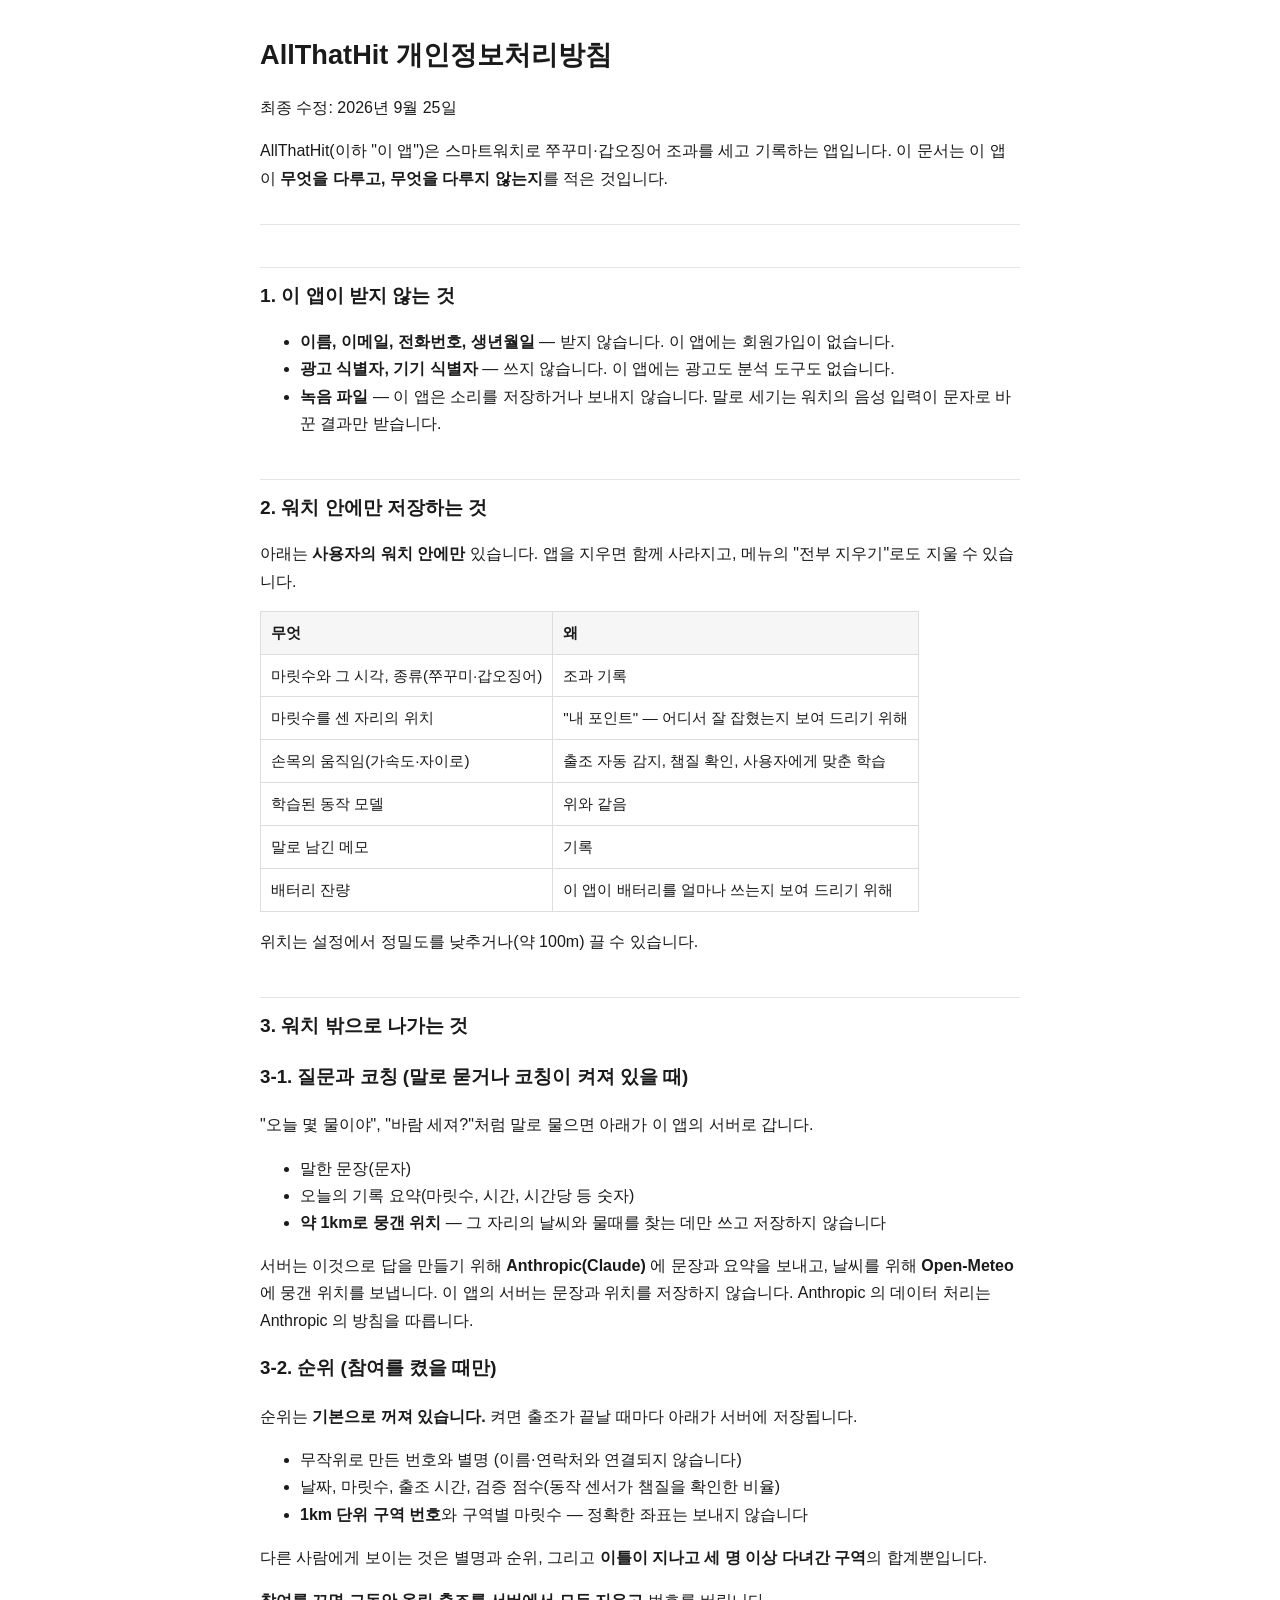
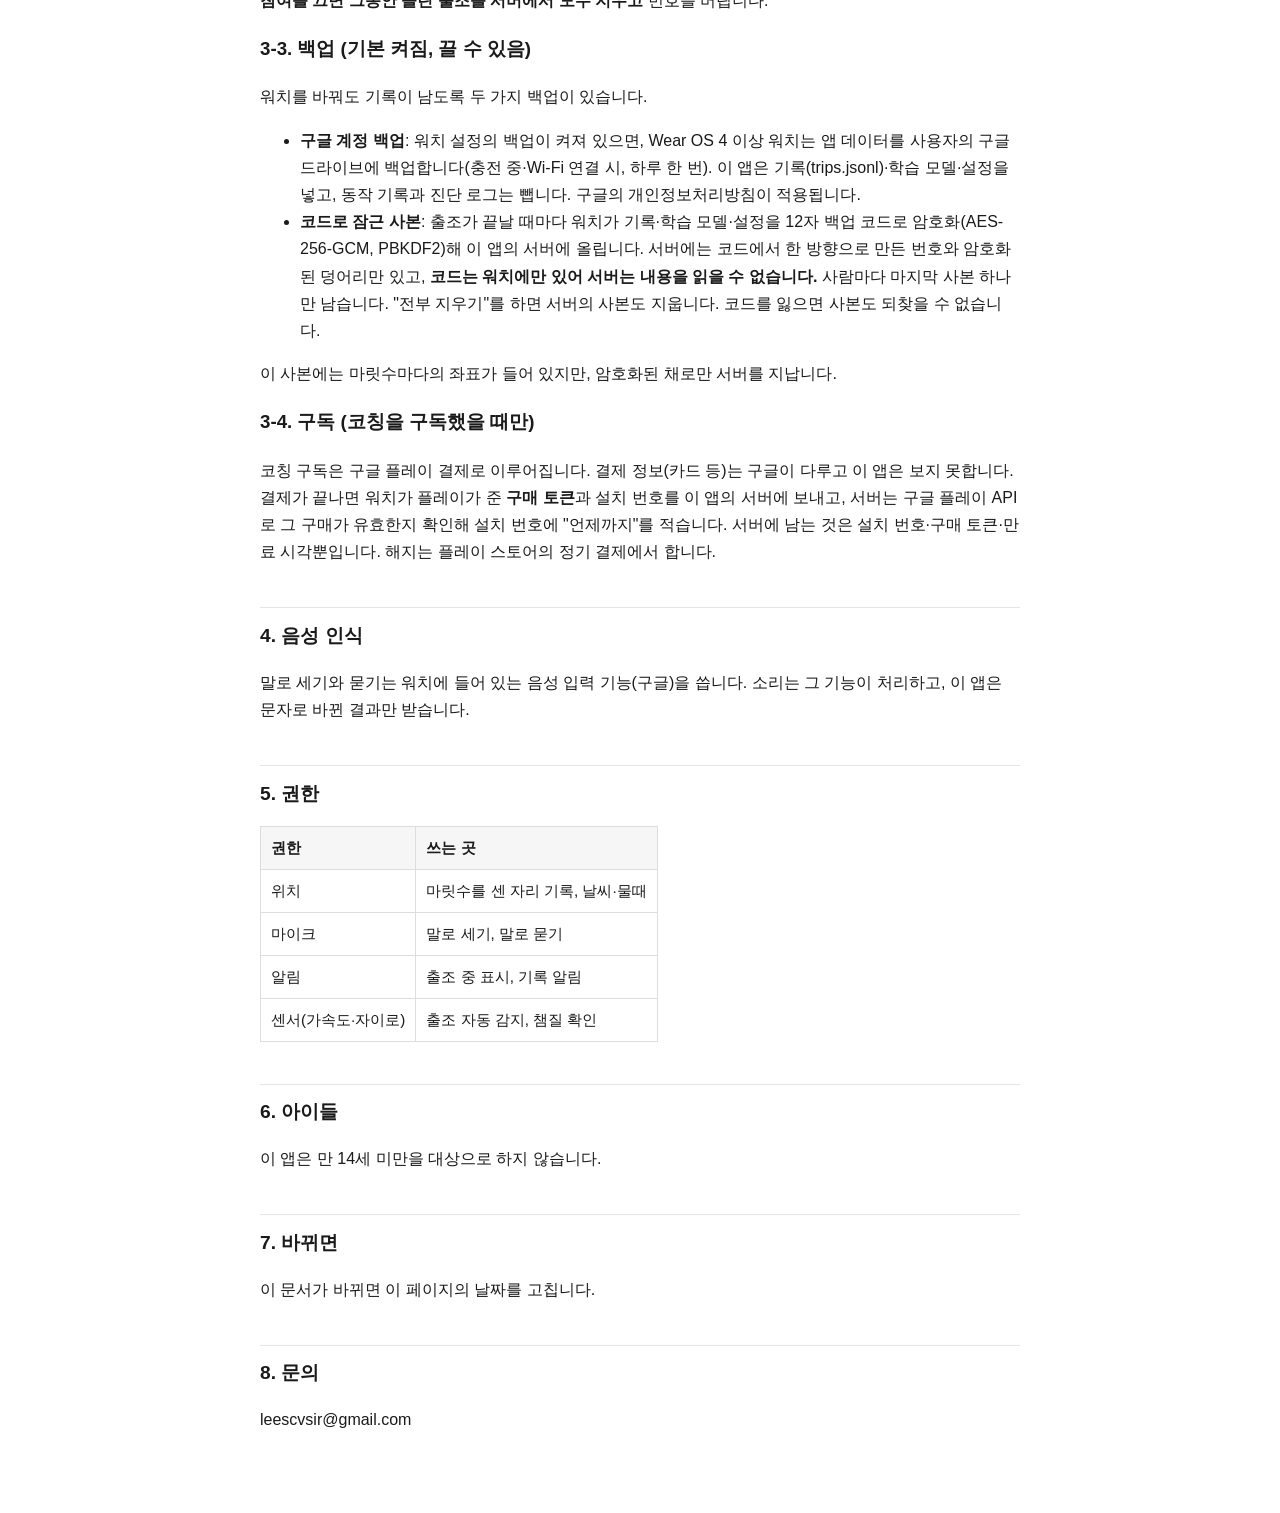
<file: allthathit/privacy.html>
<!doctype html>
<html lang="ko">
<head>
<meta charset="utf-8">
<meta name="viewport" content="width=device-width, initial-scale=1">
<title>AllThatHit 개인정보처리방침</title>
<meta name="robots" content="index,follow">
<style>
  :root { color-scheme: light dark; }
  body { margin: 0; font: 16px/1.7 -apple-system, "Apple SD Gothic Neo", "Malgun Gothic", "Noto Sans KR", sans-serif;
         background: #fff; color: #1a1a1a; }
  main { max-width: 760px; margin: 0 auto; padding: 32px 20px 64px; }
  h1 { font-size: 1.7rem; margin: 0 0 4px; }
  h2 { font-size: 1.2rem; margin-top: 2.2em; padding-top: .6em; border-top: 1px solid #e5e5e5; }
  table { border-collapse: collapse; width: 100%; font-size: .95rem; display: block; overflow-x: auto; }
  th, td { border: 1px solid #ddd; padding: 8px 10px; text-align: left; vertical-align: top; }
  th { background: #f6f6f6; }
  hr { border: 0; border-top: 1px solid #e5e5e5; margin: 2em 0; }
  code { background: #f2f2f2; padding: 1px 4px; border-radius: 3px; }
  @media (prefers-color-scheme: dark) {
    body { background: #0f1115; color: #e6e6e6; }
    h2, hr { border-color: #2a2d33; }
    th { background: #1a1d22; } th, td { border-color: #2a2d33; }
    code { background: #1a1d22; }
  }
</style>
</head>
<body><main>
<h1>AllThatHit 개인정보처리방침</h1>
<p>최종 수정: 2026년 9월 25일</p>
<p>AllThatHit(이하 "이 앱")은 스마트워치로 쭈꾸미·갑오징어 조과를 세고 기록하는 앱입니다.
이 문서는 이 앱이 <strong>무엇을 다루고, 무엇을 다루지 않는지</strong>를 적은 것입니다.</p>
<hr />
<h2>1. 이 앱이 받지 않는 것</h2>
<ul>
<li><strong>이름, 이메일, 전화번호, 생년월일</strong> — 받지 않습니다. 이 앱에는 회원가입이 없습니다.</li>
<li><strong>광고 식별자, 기기 식별자</strong> — 쓰지 않습니다. 이 앱에는 광고도 분석 도구도 없습니다.</li>
<li><strong>녹음 파일</strong> — 이 앱은 소리를 저장하거나 보내지 않습니다. 말로 세기는 워치의 음성 입력이 문자로 바꾼 결과만 받습니다.</li>
</ul>
<h2>2. 워치 안에만 저장하는 것</h2>
<p>아래는 <strong>사용자의 워치 안에만</strong> 있습니다. 앱을 지우면 함께 사라지고, 메뉴의 "전부 지우기"로도 지울 수 있습니다.</p>
<table>
<thead>
<tr>
<th>무엇</th>
<th>왜</th>
</tr>
</thead>
<tbody>
<tr>
<td>마릿수와 그 시각, 종류(쭈꾸미·갑오징어)</td>
<td>조과 기록</td>
</tr>
<tr>
<td>마릿수를 센 자리의 위치</td>
<td>"내 포인트" — 어디서 잘 잡혔는지 보여 드리기 위해</td>
</tr>
<tr>
<td>손목의 움직임(가속도·자이로)</td>
<td>출조 자동 감지, 챔질 확인, 사용자에게 맞춘 학습</td>
</tr>
<tr>
<td>학습된 동작 모델</td>
<td>위와 같음</td>
</tr>
<tr>
<td>말로 남긴 메모</td>
<td>기록</td>
</tr>
<tr>
<td>배터리 잔량</td>
<td>이 앱이 배터리를 얼마나 쓰는지 보여 드리기 위해</td>
</tr>
</tbody>
</table>
<p>위치는 설정에서 정밀도를 낮추거나(약 100m) 끌 수 있습니다.</p>
<h2>3. 워치 밖으로 나가는 것</h2>
<h3>3-1. 질문과 코칭 (말로 묻거나 코칭이 켜져 있을 때)</h3>
<p>"오늘 몇 물이야", "바람 세져?"처럼 말로 물으면 아래가 이 앱의 서버로 갑니다.</p>
<ul>
<li>말한 문장(문자)</li>
<li>오늘의 기록 요약(마릿수, 시간, 시간당 등 숫자)</li>
<li><strong>약 1km로 뭉갠 위치</strong> — 그 자리의 날씨와 물때를 찾는 데만 쓰고 저장하지 않습니다</li>
</ul>
<p>서버는 이것으로 답을 만들기 위해 <strong>Anthropic(Claude)</strong> 에 문장과 요약을 보내고,
날씨를 위해 <strong>Open-Meteo</strong> 에 뭉갠 위치를 보냅니다. 이 앱의 서버는 문장과 위치를 저장하지 않습니다.
Anthropic 의 데이터 처리는 Anthropic 의 방침을 따릅니다.</p>
<h3>3-2. 순위 (참여를 켰을 때만)</h3>
<p>순위는 <strong>기본으로 꺼져 있습니다.</strong> 켜면 출조가 끝날 때마다 아래가 서버에 저장됩니다.</p>
<ul>
<li>무작위로 만든 번호와 별명 (이름·연락처와 연결되지 않습니다)</li>
<li>날짜, 마릿수, 출조 시간, 검증 점수(동작 센서가 챔질을 확인한 비율)</li>
<li><strong>1km 단위 구역 번호</strong>와 구역별 마릿수 — 정확한 좌표는 보내지 않습니다</li>
</ul>
<p>다른 사람에게 보이는 것은 별명과 순위, 그리고 <strong>이틀이 지나고 세 명 이상 다녀간 구역</strong>의 합계뿐입니다.</p>
<p><strong>참여를 끄면 그동안 올린 출조를 서버에서 모두 지우고</strong> 번호를 버립니다.</p>
<h3>3-3. 백업 (기본 켜짐, 끌 수 있음)</h3>
<p>워치를 바꿔도 기록이 남도록 두 가지 백업이 있습니다.</p>
<ul>
<li><strong>구글 계정 백업</strong>: 워치 설정의 백업이 켜져 있으면, Wear OS 4 이상 워치는 앱 데이터를 사용자의 구글 드라이브에 백업합니다(충전 중·Wi-Fi 연결 시, 하루 한 번). 이 앱은 기록(trips.jsonl)·학습 모델·설정을 넣고, 동작 기록과 진단 로그는 뺍니다. 구글의 개인정보처리방침이 적용됩니다.</li>
<li><strong>코드로 잠근 사본</strong>: 출조가 끝날 때마다 워치가 기록·학습 모델·설정을 12자 백업 코드로 암호화(AES-256-GCM, PBKDF2)해 이 앱의 서버에 올립니다. 서버에는 코드에서 한 방향으로 만든 번호와 암호화된 덩어리만 있고, <strong>코드는 워치에만 있어 서버는 내용을 읽을 수 없습니다.</strong> 사람마다 마지막 사본 하나만 남습니다. "전부 지우기"를 하면 서버의 사본도 지웁니다. 코드를 잃으면 사본도 되찾을 수 없습니다.</li>
</ul>
<p>이 사본에는 마릿수마다의 좌표가 들어 있지만, 암호화된 채로만 서버를 지납니다.</p>
<h3>3-4. 구독 (코칭을 구독했을 때만)</h3>
<p>코칭 구독은 구글 플레이 결제로 이루어집니다. 결제 정보(카드 등)는 구글이 다루고 이 앱은 보지 못합니다. 결제가 끝나면 워치가 플레이가 준 <strong>구매 토큰</strong>과 설치 번호를 이 앱의 서버에 보내고, 서버는 구글 플레이 API로 그 구매가 유효한지 확인해 설치 번호에 "언제까지"를 적습니다. 서버에 남는 것은 설치 번호·구매 토큰·만료 시각뿐입니다. 해지는 플레이 스토어의 정기 결제에서 합니다.</p>
<h2>4. 음성 인식</h2>
<p>말로 세기와 묻기는 워치에 들어 있는 음성 입력 기능(구글)을 씁니다.
소리는 그 기능이 처리하고, 이 앱은 문자로 바뀐 결과만 받습니다.</p>
<h2>5. 권한</h2>
<table>
<thead>
<tr>
<th>권한</th>
<th>쓰는 곳</th>
</tr>
</thead>
<tbody>
<tr>
<td>위치</td>
<td>마릿수를 센 자리 기록, 날씨·물때</td>
</tr>
<tr>
<td>마이크</td>
<td>말로 세기, 말로 묻기</td>
</tr>
<tr>
<td>알림</td>
<td>출조 중 표시, 기록 알림</td>
</tr>
<tr>
<td>센서(가속도·자이로)</td>
<td>출조 자동 감지, 챔질 확인</td>
</tr>
</tbody>
</table>
<h2>6. 아이들</h2>
<p>이 앱은 만 14세 미만을 대상으로 하지 않습니다.</p>
<h2>7. 바뀌면</h2>
<p>이 문서가 바뀌면 이 페이지의 날짜를 고칩니다.</p>
<h2>8. 문의</h2>
<p>leescvsir@gmail.com</p>
</main></body>
</html>
</file>
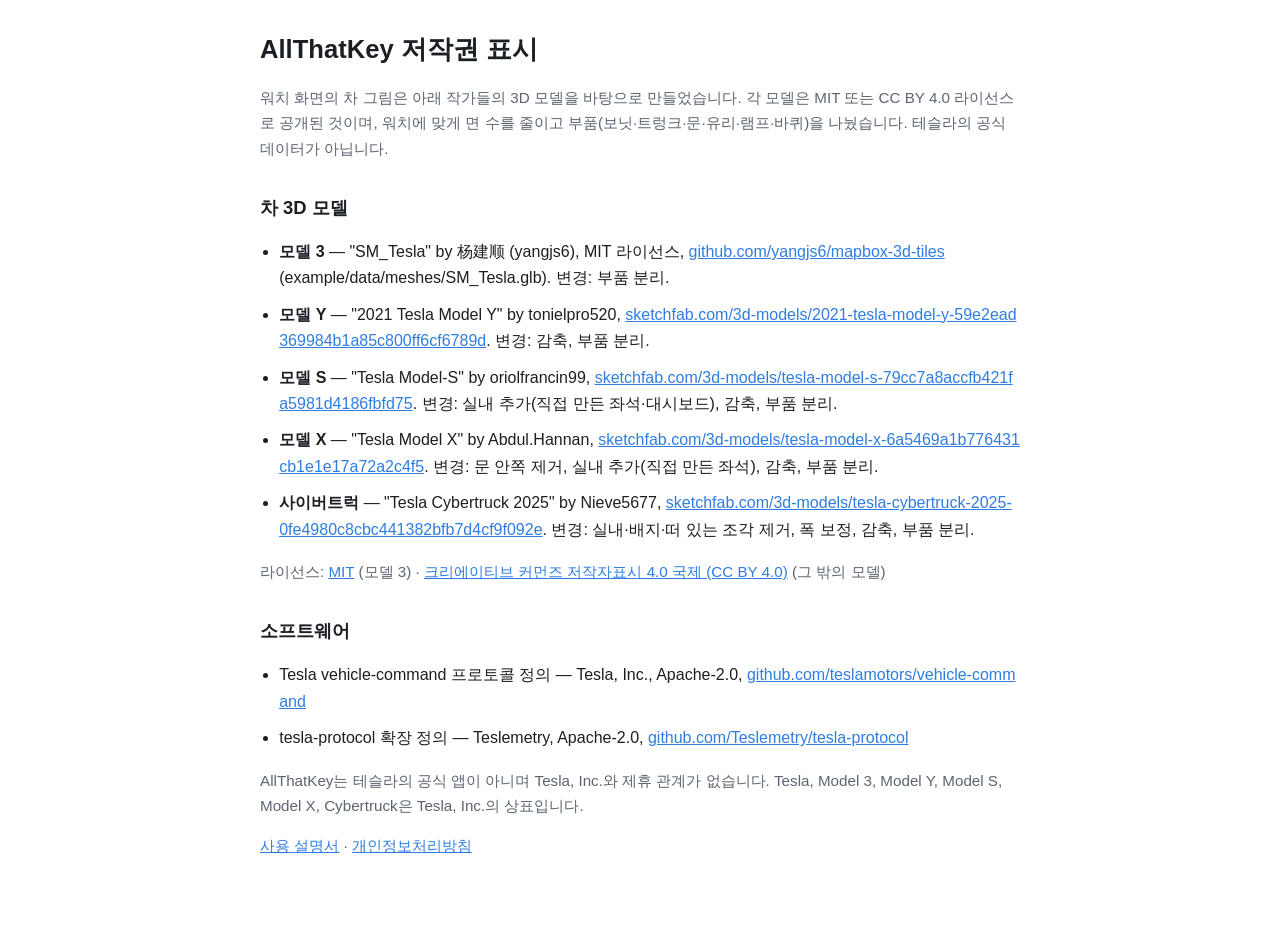
<file: allthatkey/credits.html>
<!doctype html>
<html lang="ko">
<head>
<meta charset="utf-8">
<meta name="viewport" content="width=device-width, initial-scale=1">
<title>AllThatKey 저작권 표시</title>
<meta name="description" content="AllThatKey 워치 앱이 쓰는 차 3D 모델과 오픈소스의 저작자와 라이선스.">
<style>
  :root { color-scheme: light dark; --fg:#1b1f24; --muted:#5b6470; --bg:#ffffff; --line:#e3e7ec; }
  @media (prefers-color-scheme: dark) { :root { --fg:#e8ecf1; --muted:#9aa4b0; --bg:#0d1117; --line:#252c35; } }
  body { margin:0; background:var(--bg); color:var(--fg); font:16px/1.65 "Pretendard", -apple-system, "Segoe UI", "Malgun Gothic", sans-serif; }
  main { max-width:760px; margin:0 auto; padding:28px 16px 64px; }
  h1 { font-size:1.6rem; margin:0 0 8px; }
  h2 { font-size:1.15rem; margin:32px 0 8px; }
  p, li { color:var(--fg); }
  .muted { color:var(--muted); font-size:.95rem; }
  ul { padding-left:1.2em; }
  li { margin:10px 0; }
  a { color:#2f7de1; word-break:break-all; }
</style>
</head>
<body><main>
<h1>AllThatKey 저작권 표시</h1>
<p class="muted">워치 화면의 차 그림은 아래 작가들의 3D 모델을 바탕으로 만들었습니다. 각 모델은 MIT 또는 CC BY 4.0 라이선스로 공개된 것이며, 워치에 맞게 면 수를 줄이고 부품(보닛·트렁크·문·유리·램프·바퀴)을 나눴습니다. 테슬라의 공식 데이터가 아닙니다.</p>

<h2>차 3D 모델</h2>
<ul>
  <li><strong>모델 3</strong> — "SM_Tesla" by 杨建顺 (yangjs6), MIT 라이선스,
    <a href="https://github.com/yangjs6/mapbox-3d-tiles">github.com/yangjs6/mapbox-3d-tiles</a> (example/data/meshes/SM_Tesla.glb).
    변경: 부품 분리.</li>
  <li><strong>모델 Y</strong> — "2021 Tesla Model Y" by tonielpro520,
    <a href="https://sketchfab.com/3d-models/2021-tesla-model-y-59e2ead369984b1a85c800ff6cf6789d">sketchfab.com/3d-models/2021-tesla-model-y-59e2ead369984b1a85c800ff6cf6789d</a>.
    변경: 감축, 부품 분리.</li>
  <li><strong>모델 S</strong> — "Tesla Model-S" by oriolfrancin99,
    <a href="https://sketchfab.com/3d-models/tesla-model-s-79cc7a8accfb421fa5981d4186fbfd75">sketchfab.com/3d-models/tesla-model-s-79cc7a8accfb421fa5981d4186fbfd75</a>.
    변경: 실내 추가(직접 만든 좌석·대시보드), 감축, 부품 분리.</li>
  <li><strong>모델 X</strong> — "Tesla Model X" by Abdul.Hannan,
    <a href="https://sketchfab.com/3d-models/tesla-model-x-6a5469a1b776431cb1e1e17a72a2c4f5">sketchfab.com/3d-models/tesla-model-x-6a5469a1b776431cb1e1e17a72a2c4f5</a>.
    변경: 문 안쪽 제거, 실내 추가(직접 만든 좌석), 감축, 부품 분리.</li>
  <li><strong>사이버트럭</strong> — "Tesla Cybertruck 2025" by Nieve5677,
    <a href="https://sketchfab.com/3d-models/tesla-cybertruck-2025-0fe4980c8cbc441382bfb7d4cf9f092e">sketchfab.com/3d-models/tesla-cybertruck-2025-0fe4980c8cbc441382bfb7d4cf9f092e</a>.
    변경: 실내·배지·떠 있는 조각 제거, 폭 보정, 감축, 부품 분리.</li>
</ul>
<p class="muted">라이선스: <a href="https://opensource.org/license/mit">MIT</a> (모델 3) · <a href="https://creativecommons.org/licenses/by/4.0/deed.ko">크리에이티브 커먼즈 저작자표시 4.0 국제 (CC BY 4.0)</a> (그 밖의 모델)</p>

<h2>소프트웨어</h2>
<ul>
  <li>Tesla vehicle-command 프로토콜 정의 — Tesla, Inc., Apache-2.0, <a href="https://github.com/teslamotors/vehicle-command">github.com/teslamotors/vehicle-command</a></li>
  <li>tesla-protocol 확장 정의 — Teslemetry, Apache-2.0, <a href="https://github.com/Teslemetry/tesla-protocol">github.com/Teslemetry/tesla-protocol</a></li>
</ul>

<p class="muted">AllThatKey는 테슬라의 공식 앱이 아니며 Tesla, Inc.와 제휴 관계가 없습니다. Tesla, Model 3, Model Y, Model S, Model X, Cybertruck은 Tesla, Inc.의 상표입니다.</p>
<p class="muted"><a href="/allthatkey/guide.html">사용 설명서</a> · <a href="/allthatkey/privacy.html">개인정보처리방침</a></p>
</main></body>
</html>
</file>
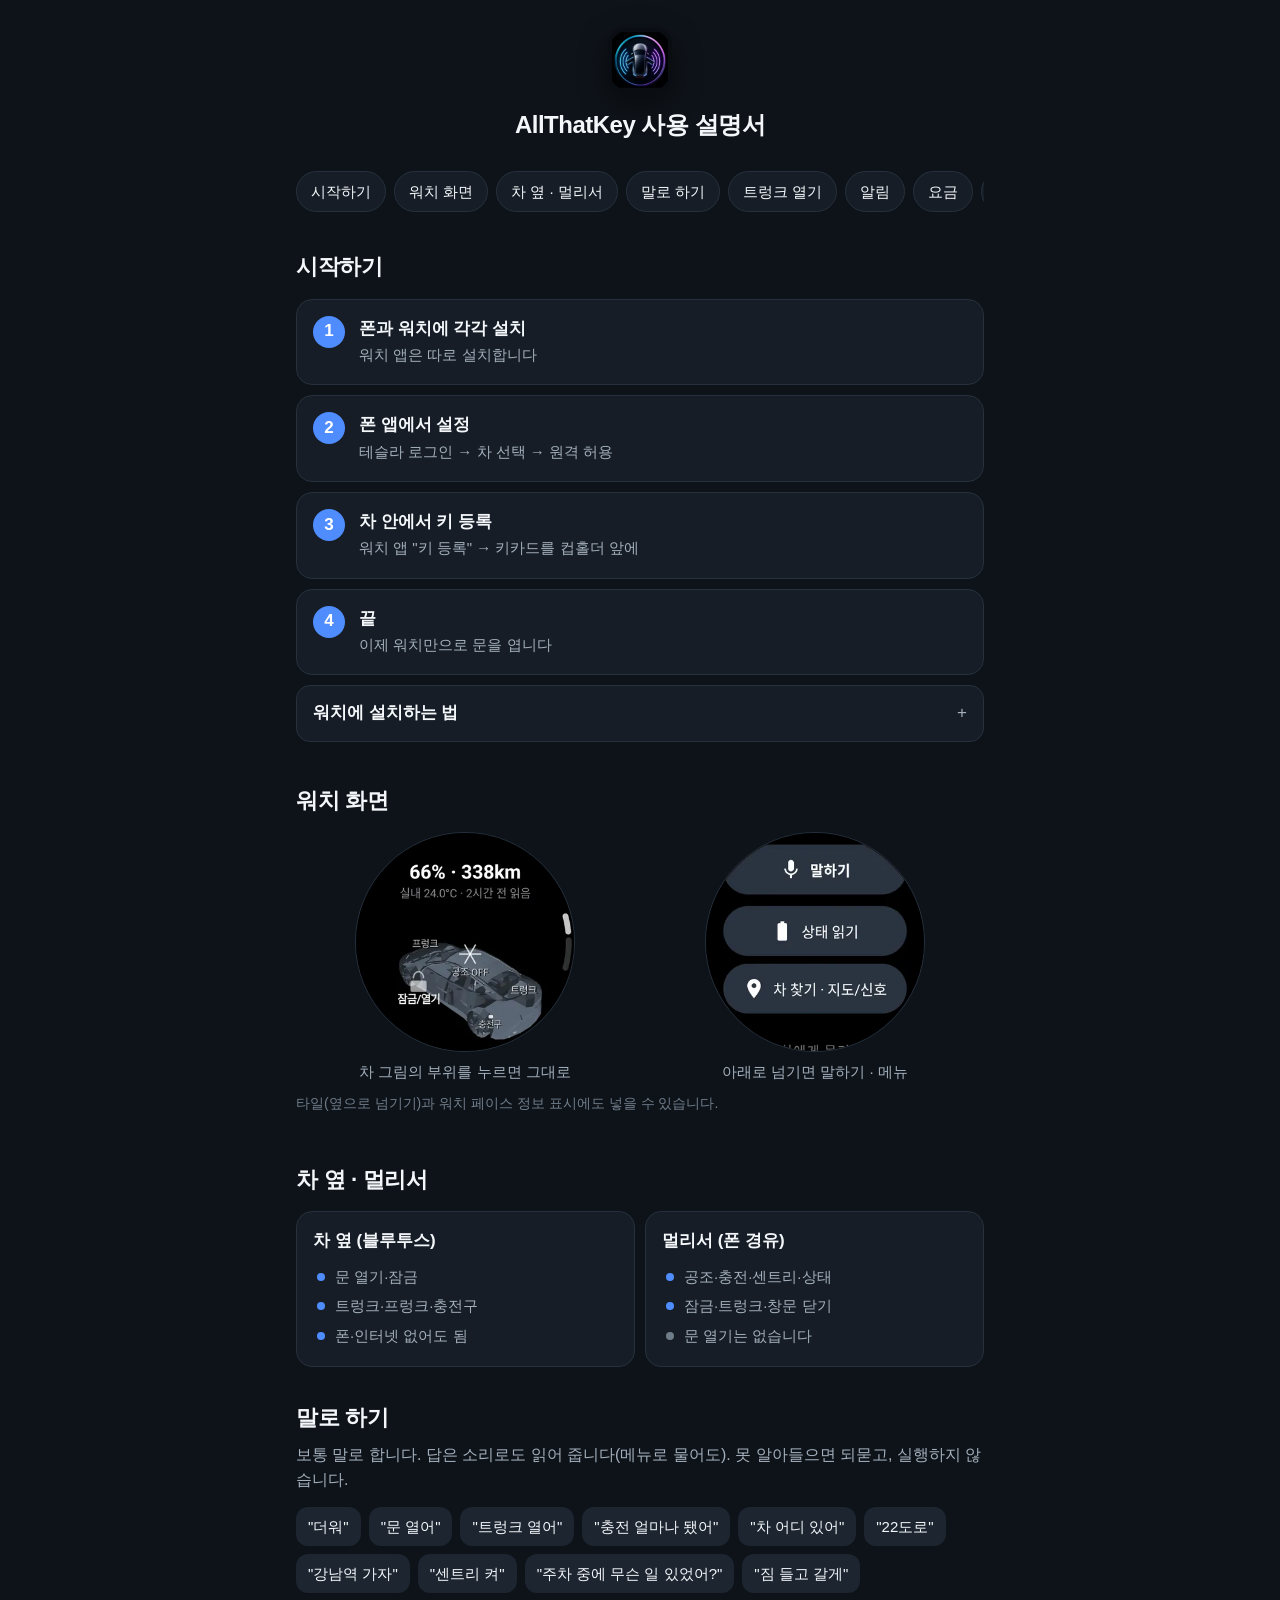
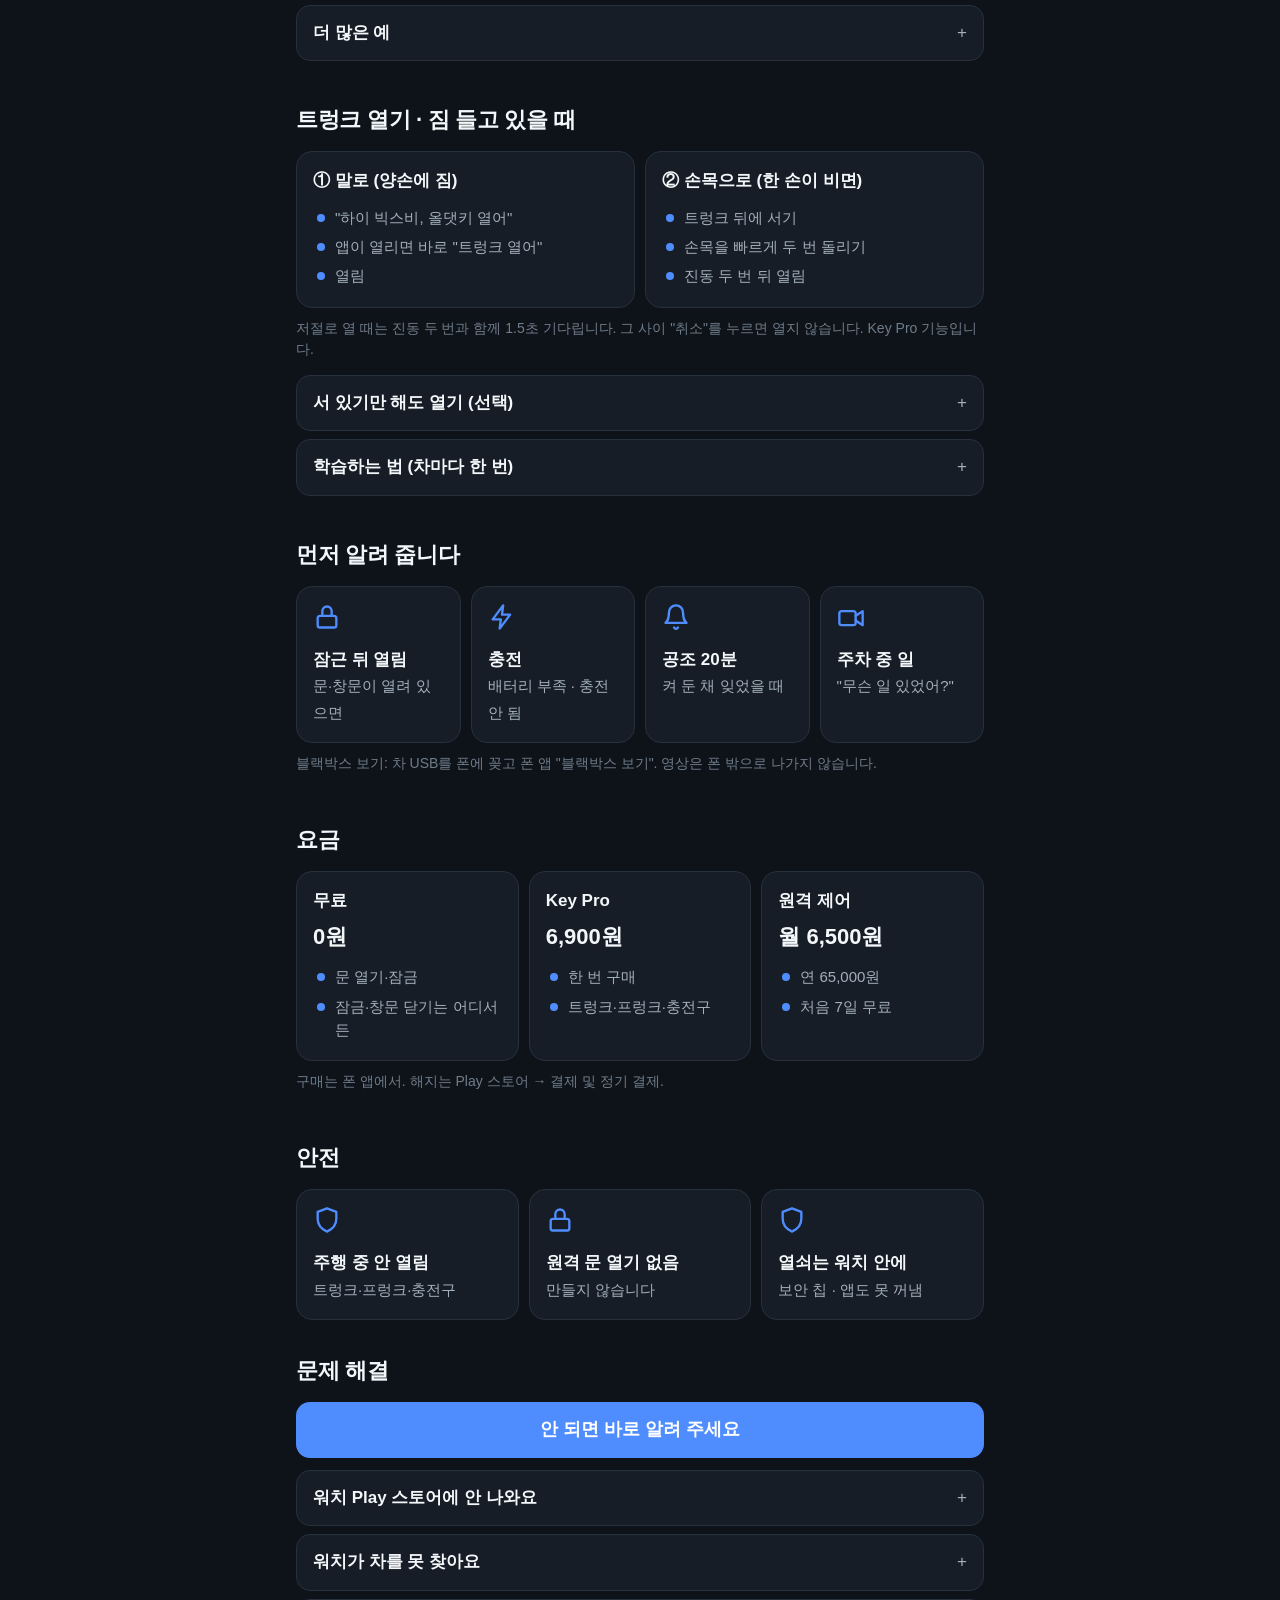
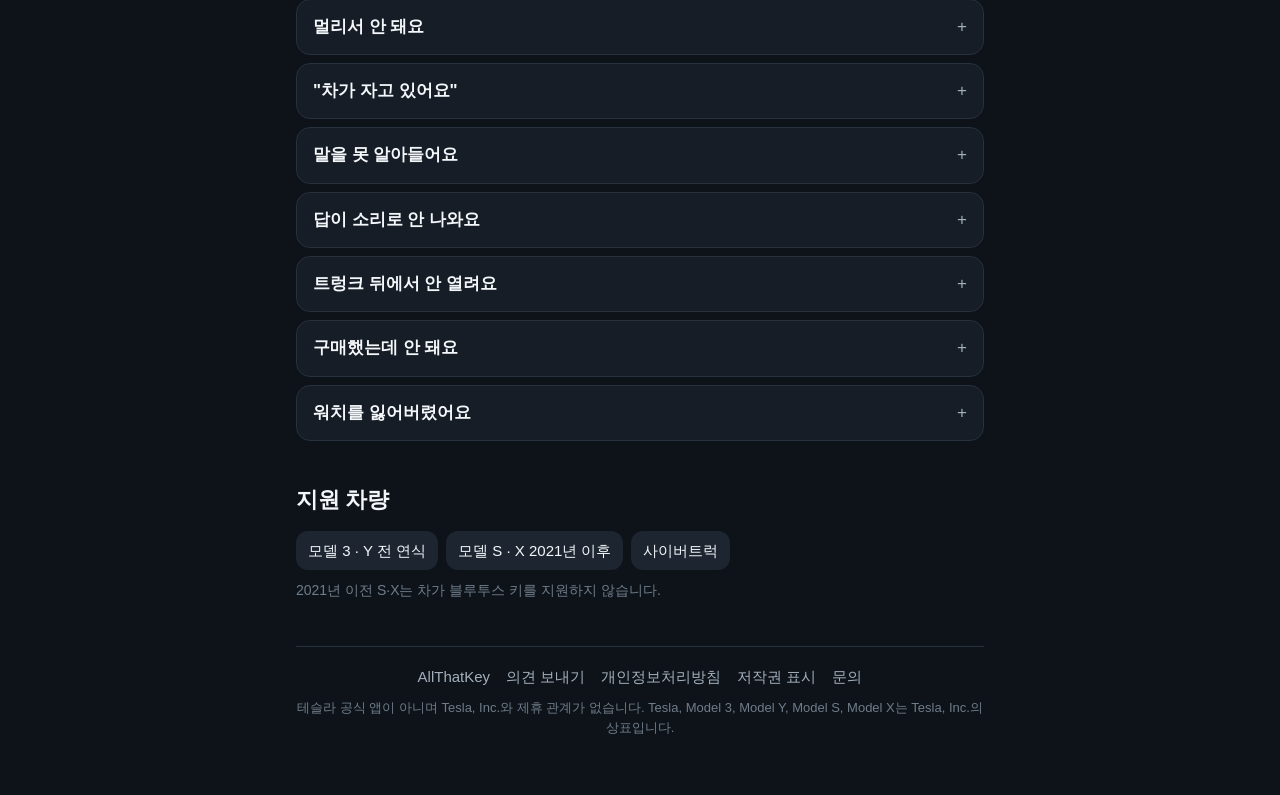
<file: allthatkey/guide.html>
<!doctype html>
<html lang="ko">
<head>
<meta charset="utf-8">
<meta name="viewport" content="width=device-width, initial-scale=1, viewport-fit=cover">
<title>AllThatKey 사용 설명서</title>
<meta name="description" content="AllThatKey 설치, 처음 설정, 워치 화면, 말로 하기, 트렁크 뒤에서 열기, 요금, 문제 해결.">
<meta name="theme-color" content="#0e1319">
<link rel="icon" href="/allthatkey/img/icon.webp">
<link rel="stylesheet" href="/app-pages.css">
</head>
<body><main>

<div class="hero" style="padding-top:28px">
  <img class="icon" src="/allthatkey/img/icon.webp" alt="" style="width:64px;height:64px;border-radius:16px">
  <h1 style="font-size:24px">AllThatKey 사용 설명서</h1>
</div>

<div class="nav">
  <a href="#start">시작하기</a><a href="#watch">워치 화면</a><a href="#near">차 옆 · 멀리서</a><a href="#say">말로 하기</a>
  <a href="#trunk">트렁크 열기</a><a href="#alerts">알림</a><a href="#price">요금</a><a href="#help">문제 해결</a>
</div>

<section id="start">
  <h2 id="install">시작하기</h2>
  <div class="steps">
    <div class="step"><div><b>폰과 워치에 각각 설치</b><span>워치 앱은 따로 설치합니다</span></div></div>
    <div class="step"><div><b>폰 앱에서 설정</b><span>테슬라 로그인 → 차 선택 → 원격 허용</span></div></div>
    <div class="step"><div><b>차 안에서 키 등록</b><span>워치 앱 "키 등록" → 키카드를 컵홀더 앞에</span></div></div>
    <div class="step"><div><b>끝</b><span>이제 워치만으로 문을 엽니다</span></div></div>
  </div>
  <details style="margin-top:10px"><summary>워치에 설치하는 법</summary><div>
    <p>· 폰 앱 "4. 워치" 카드의 <b>워치에 설치</b> → 워치에서 설치</p>
    <p>· 워치에서 Play 스토어 → 검색 → AllThatKey</p>
    <p>· 폰 Play 스토어 앱 페이지 → "설치" 옆 ▼ → 내 워치</p>
  </div></details>
</section>

<section id="watch">
  <h2>워치 화면</h2>
  <div class="figrow">
    <figure><img src="/allthatkey/img/w1.webp" alt="차 그림 화면" loading="lazy"><figcaption>차 그림의 부위를 누르면 그대로</figcaption></figure>
    <figure><img src="/allthatkey/img/w3.webp" alt="메뉴 화면" loading="lazy"><figcaption>아래로 넘기면 말하기 · 메뉴</figcaption></figure>
  </div>
  <p class="note">타일(옆으로 넘기기)과 워치 페이스 정보 표시에도 넣을 수 있습니다.</p>
</section>

<section id="near">
  <h2>차 옆 · 멀리서</h2>
  <div class="cols">
    <div class="col"><h3>차 옆 (블루투스)</h3><ul><li>문 열기·잠금</li><li>트렁크·프렁크·충전구</li><li>폰·인터넷 없어도 됨</li></ul></div>
    <div class="col"><h3>멀리서 (폰 경유)</h3><ul><li>공조·충전·센트리·상태</li><li>잠금·트렁크·창문 닫기</li><li class="no">문 열기는 없습니다</li></ul></div>
  </div>
</section>

<section id="say">
  <h2>말로 하기</h2>
  <p class="lead">보통 말로 합니다. 답은 소리로도 읽어 줍니다(메뉴로 물어도). 못 알아들으면 되묻고, 실행하지 않습니다.</p>
  <div class="chips">
    <span>"더워"</span><span>"문 열어"</span><span>"트렁크 열어"</span><span>"충전 얼마나 됐어"</span>
    <span>"차 어디 있어"</span><span>"22도로"</span><span>"강남역 가자"</span><span>"센트리 켜"</span>
    <span>"주차 중에 무슨 일 있었어?"</span><span>"짐 들고 갈게"</span>
  </div>
  <details style="margin-top:12px"><summary>더 많은 예</summary><div>
    <p><b>공조</b> "추워" "에어컨 꺼" "시트 열선 켜" "성에 제거해" "창문 닫아"</p>
    <p><b>충전</b> "충전 80퍼센트까지" "밤 11시부터 충전" "충전 끝나면 알려줘"</p>
    <p><b>상태</b> "차 잠겼어?" "타이어 괜찮아?" "집까지 갈 수 있어?"</p>
    <p><b>주차·길</b> "지하 3층 B구역에 세웠어" "차까지 안내" "가장 가까운 충전소"</p>
    <p><b>모드</b> "강아지 모드 켜" "캠프 모드 켜" "발렛 모드 켜" "게스트 모드 켜"</p>
    <p><b>블랙박스</b> "방금 거 저장해" "사고 났어" "세차하러 갈게"</p>
  </div></details>
</section>

<section id="trunk">
  <h2>트렁크 열기 · 짐 들고 있을 때</h2>
  <div class="cols">
    <div class="col"><h3>① 말로 (양손에 짐)</h3><ul><li>"하이 빅스비, 올댓키 열어"</li><li>앱이 열리면 바로 "트렁크 열어"</li><li>열림</li></ul></div>
    <div class="col"><h3>② 손목으로 (한 손이 비면)</h3><ul><li>트렁크 뒤에 서기</li><li>손목을 빠르게 두 번 돌리기</li><li>진동 두 번 뒤 열림</li></ul></div>
  </div>
  <p class="note">저절로 열 때는 진동 두 번과 함께 1.5초 기다립니다. 그 사이 "취소"를 누르면 열지 않습니다. Key Pro 기능입니다.</p>
  <details style="margin-top:12px"><summary>서 있기만 해도 열기 (선택)</summary><div>
    <p>기본은 꺼져 있습니다. 천장 낮은 주차장이나 충전 중에 원치 않게 열리는 일이 많아서입니다.</p>
    <p>조수석 옆과 트렁크 뒤 신호가 구분되는 차에서만 메뉴의 "서 있기만 해도 열기"로 켤 수 있습니다. 충전 중에는 열지 않습니다.</p>
  </div></details>
  <details><summary>학습하는 법 (차마다 한 번)</summary><div>
    <p>차 옆에서 워치 앱 → 아래로 → "트렁크 뒤에 서면 열기" → "트렁크 뒤 인식 학습"</p>
    <p>안내대로 운전석 옆 → 조수석 옆 → 트렁크 뒤에 차례로 서 있기. 조수석 쪽이 벽이면 트렁크 뒤에 서세요.</p>
  </div></details>
</section>

<section id="alerts">
  <h2>먼저 알려 줍니다</h2>
  <div class="tiles">
    <div class="tile"><svg><use href="/icons.svg#i-lock"/></svg><b>잠근 뒤 열림</b><span>문·창문이 열려 있으면</span></div>
    <div class="tile"><svg><use href="/icons.svg#i-bolt"/></svg><b>충전</b><span>배터리 부족 · 충전 안 됨</span></div>
    <div class="tile"><svg><use href="/icons.svg#i-bell"/></svg><b>공조 20분</b><span>켜 둔 채 잊었을 때</span></div>
    <div class="tile"><svg><use href="/icons.svg#i-cam"/></svg><b>주차 중 일</b><span>"무슨 일 있었어?"</span></div>
  </div>
  <p class="note">블랙박스 보기: 차 USB를 폰에 꽂고 폰 앱 "블랙박스 보기". 영상은 폰 밖으로 나가지 않습니다.</p>
</section>

<section id="price">
  <h2>요금</h2>
  <div class="cols">
    <div class="col"><h3>무료</h3><div class="price">0원</div><ul><li>문 열기·잠금</li><li>잠금·창문 닫기는 어디서든</li></ul></div>
    <div class="col"><h3>Key Pro</h3><div class="price">6,900원</div><ul><li>한 번 구매</li><li>트렁크·프렁크·충전구</li></ul></div>
    <div class="col"><h3>원격 제어</h3><div class="price">월 6,500원</div><ul><li>연 65,000원</li><li>처음 7일 무료</li></ul></div>
  </div>
  <p class="note">구매는 폰 앱에서. 해지는 Play 스토어 → 결제 및 정기 결제.</p>
</section>

<section>
  <h2>안전</h2>
  <div class="tiles">
    <div class="tile"><svg><use href="/icons.svg#i-shield"/></svg><b>주행 중 안 열림</b><span>트렁크·프렁크·충전구</span></div>
    <div class="tile"><svg><use href="/icons.svg#i-lock"/></svg><b>원격 문 열기 없음</b><span>만들지 않습니다</span></div>
    <div class="tile"><svg><use href="/icons.svg#i-shield"/></svg><b>열쇠는 워치 안에</b><span>보안 칩 · 앱도 못 꺼냄</span></div>
  </div>
</section>

<section id="help">
  <h2>문제 해결</h2>
  <a class="btn" href="/feedback/?app=key&kind=bad" style="margin-bottom:12px">안 되면 바로 알려 주세요</a>
  <details><summary>워치 Play 스토어에 안 나와요</summary><div><p>Wear OS 4 이상인지, 폰과 같은 Google 계정인지, 워치가 연결돼 있는지 확인하세요.</p></div></details>
  <details><summary>워치가 차를 못 찾아요</summary><div><p>차 안에서 키 등록을 했는지, 차에서 5m 안인지 확인하세요. 안 되면 워치 앱 메뉴 → "키 등록" 다시.</p></div></details>
  <details><summary>멀리서 안 돼요</summary><div><p>폰 앱 "원격 기능 허용"이 ✓인지, 폰이 인터넷에 연결돼 있는지 확인하세요.</p></div></details>
  <details><summary>"차가 자고 있어요"</summary><div><p>정상입니다. 깨우고 다시 시도합니다. 20~30초 걸릴 수 있습니다.</p></div></details>
  <details><summary>말을 못 알아들어요</summary><div><p>폰이 켜져 있어야 합니다. 워치 마이크 권한을 확인하고 짧게 말하세요.</p></div></details>
  <details><summary>답이 소리로 안 나와요</summary><div><p>워치 미디어 음량이 0이면 화면에 "소리 꺼짐"이 뜹니다. 설정 → 소리 → 음량 → 미디어를 올리세요. 이어폰이 연결돼 있으면 이어폰으로 나옵니다.</p></div></details>
  <details><summary>트렁크 뒤에서 안 열려요</summary><div><p>학습을 했는지, 트렁크 바로 뒤 가운데에 멈춰 섰는지 확인하세요. 걸으면 안 열립니다.</p></div></details>
  <details><summary>구매했는데 안 돼요</summary><div><p>폰 앱을 다시 열면 구매를 다시 확인합니다. 같은 테슬라 계정인지 확인하세요.</p></div></details>
  <details><summary>워치를 잃어버렸어요</summary><div><p>차 화면 → 제어 → 잠금 → 키에서 그 워치를 삭제하세요.</p></div></details>
</section>

<section>
  <h2>지원 차량</h2>
  <div class="chips"><span>모델 3 · Y 전 연식</span><span>모델 S · X 2021년 이후</span><span>사이버트럭</span></div>
  <p class="note">2021년 이전 S·X는 차가 블루투스 키를 지원하지 않습니다.</p>
</section>

<footer>
  <nav>
    <a href="/allthatkey/">AllThatKey</a>
    <a href="/feedback/?app=key">의견 보내기</a>
    <a href="/allthatkey/privacy.html">개인정보처리방침</a>
    <a href="/allthatkey/credits.html">저작권 표시</a>
    <a href="mailto:leescvsir@gmail.com">문의</a>
  </nav>
  테슬라 공식 앱이 아니며 Tesla, Inc.와 제휴 관계가 없습니다. Tesla, Model 3, Model Y, Model S, Model X는 Tesla, Inc.의 상표입니다.
</footer>

</main></body>
</html>
</file>
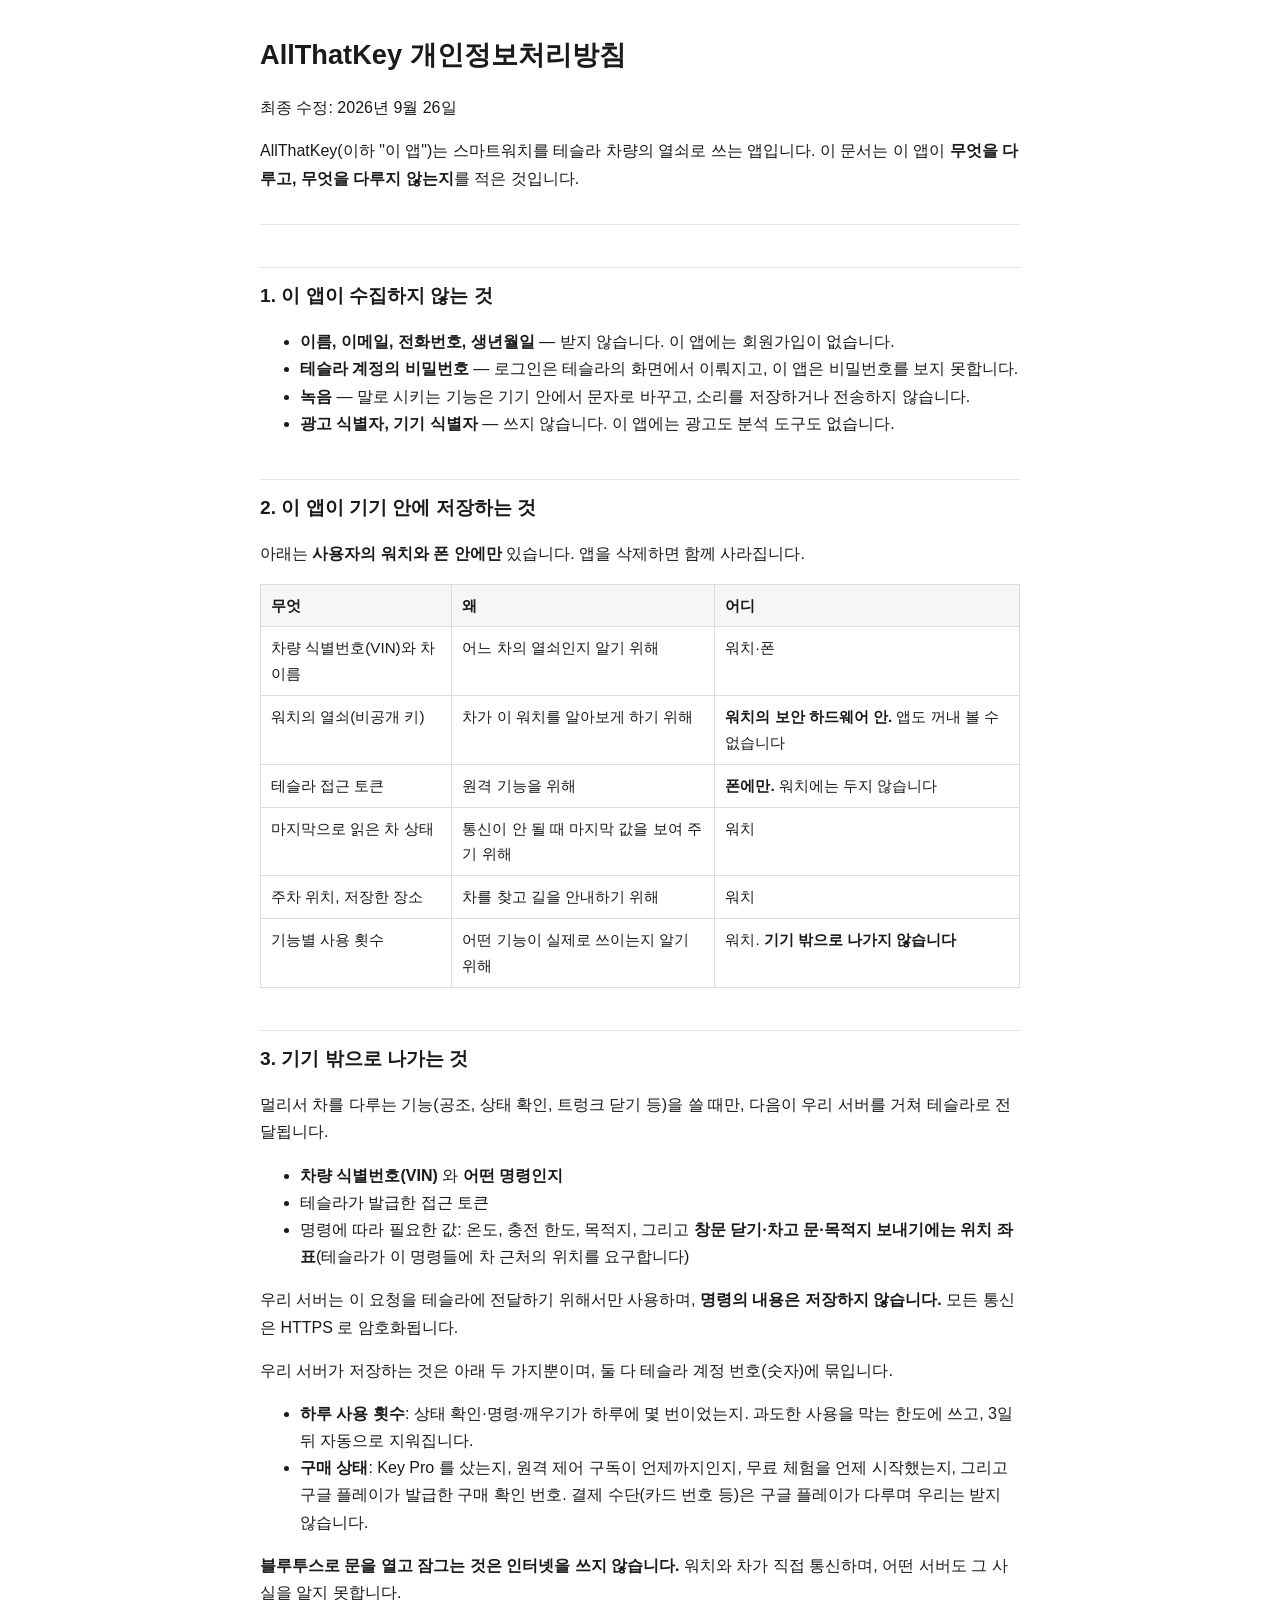
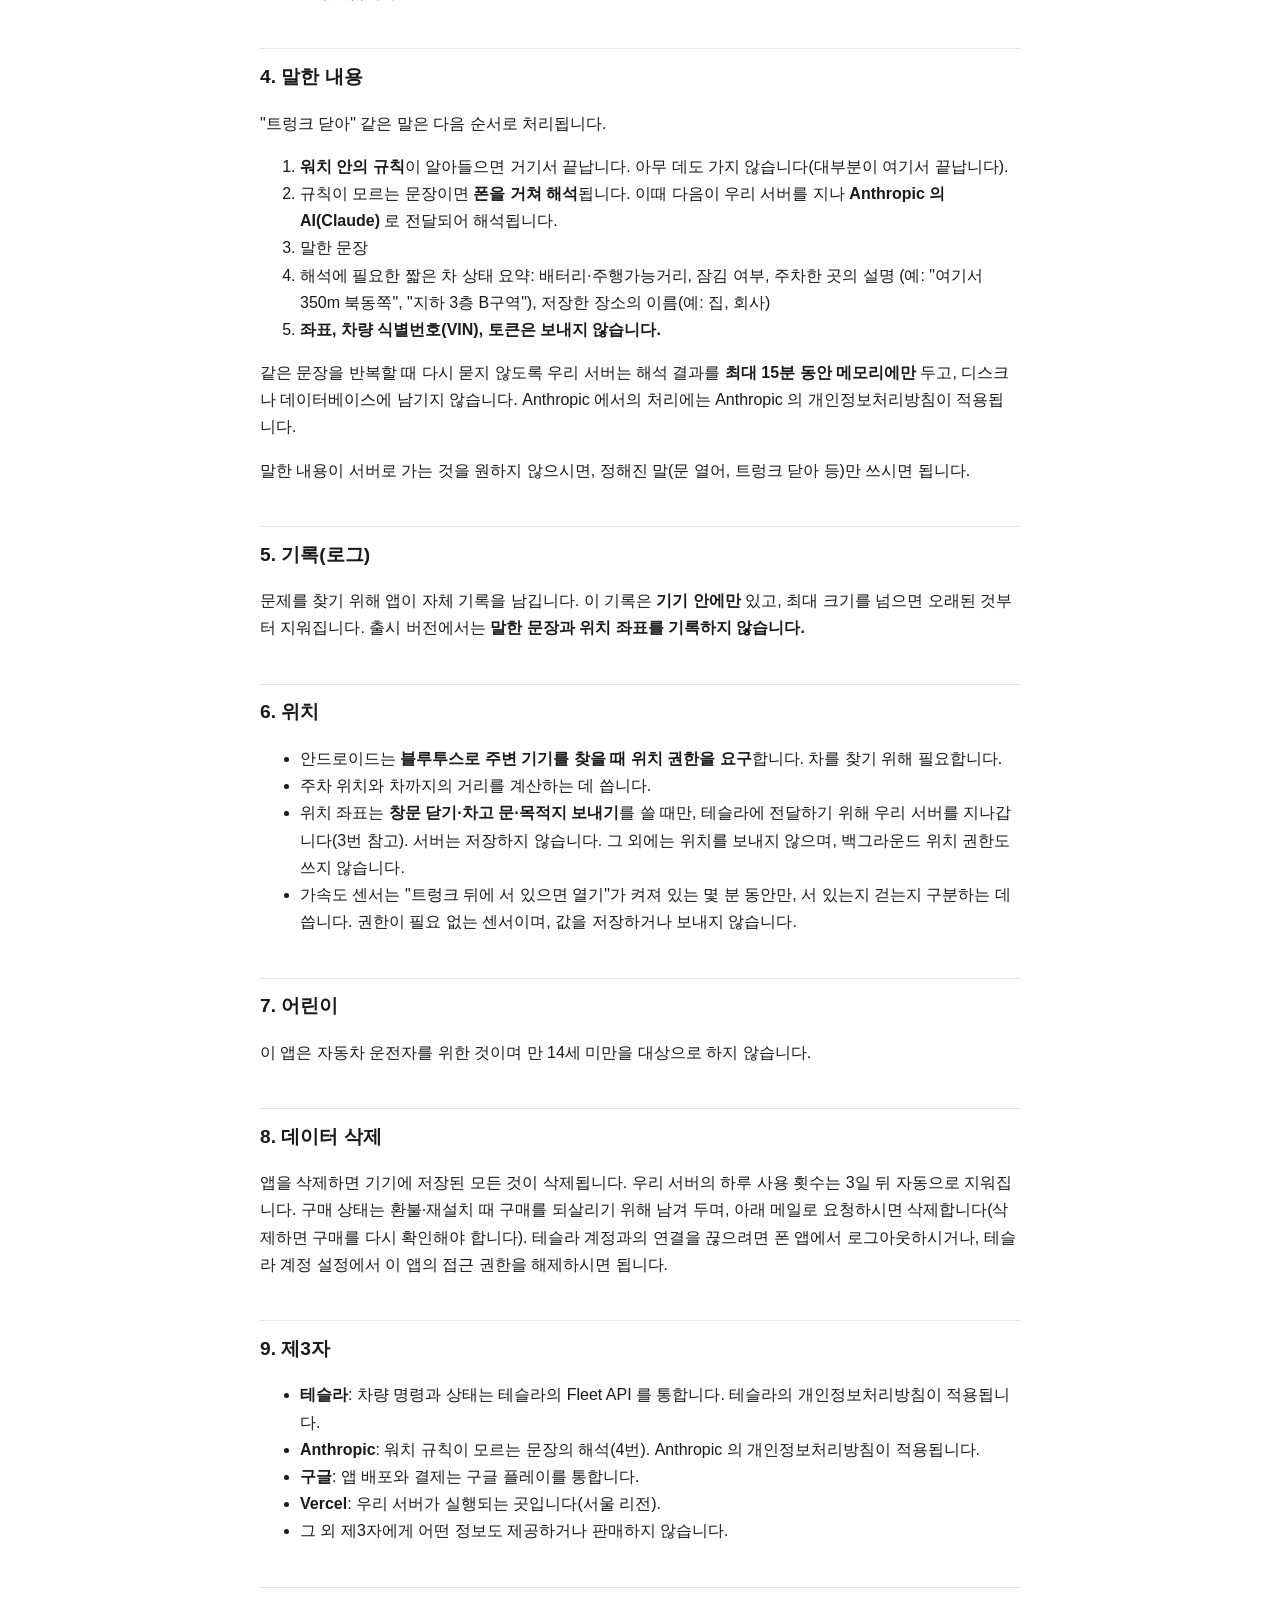
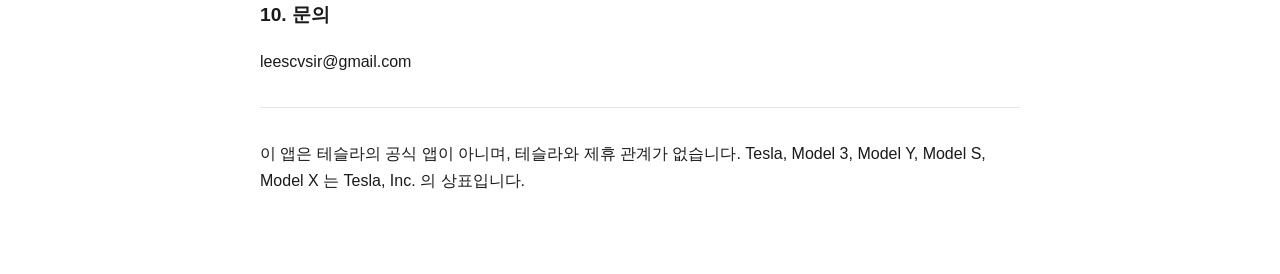
<file: allthatkey/privacy.html>
<!doctype html>
<html lang="ko">
<head>
<meta charset="utf-8">
<meta name="viewport" content="width=device-width, initial-scale=1">
<title>AllThatKey 개인정보처리방침</title>
<meta name="robots" content="index,follow">
<style>
  :root { color-scheme: light dark; }
  body { margin: 0; font: 16px/1.7 -apple-system, "Apple SD Gothic Neo", "Malgun Gothic", "Noto Sans KR", sans-serif;
         background: #fff; color: #1a1a1a; }
  main { max-width: 760px; margin: 0 auto; padding: 32px 20px 64px; }
  h1 { font-size: 1.7rem; margin: 0 0 4px; }
  h2 { font-size: 1.2rem; margin-top: 2.2em; padding-top: .6em; border-top: 1px solid #e5e5e5; }
  table { border-collapse: collapse; width: 100%; font-size: .95rem; display: block; overflow-x: auto; }
  th, td { border: 1px solid #ddd; padding: 8px 10px; text-align: left; vertical-align: top; }
  th { background: #f6f6f6; }
  hr { border: 0; border-top: 1px solid #e5e5e5; margin: 2em 0; }
  code { background: #f2f2f2; padding: 1px 4px; border-radius: 3px; }
  @media (prefers-color-scheme: dark) {
    body { background: #0f1115; color: #e6e6e6; }
    h2, hr { border-color: #2a2d33; }
    th { background: #1a1d22; } th, td { border-color: #2a2d33; }
    code { background: #1a1d22; }
  }
</style>
</head>
<body><main>
<h1>AllThatKey 개인정보처리방침</h1>
<p>최종 수정: 2026년 9월 26일</p>
<p>AllThatKey(이하 "이 앱")는 스마트워치를 테슬라 차량의 열쇠로 쓰는 앱입니다.
이 문서는 이 앱이 <strong>무엇을 다루고, 무엇을 다루지 않는지</strong>를 적은 것입니다.</p>
<hr />
<h2>1. 이 앱이 수집하지 않는 것</h2>
<ul>
<li><strong>이름, 이메일, 전화번호, 생년월일</strong> — 받지 않습니다. 이 앱에는 회원가입이 없습니다.</li>
<li><strong>테슬라 계정의 비밀번호</strong> — 로그인은 테슬라의 화면에서 이뤄지고, 이 앱은 비밀번호를 보지 못합니다.</li>
<li><strong>녹음</strong> — 말로 시키는 기능은 기기 안에서 문자로 바꾸고, 소리를 저장하거나 전송하지 않습니다.</li>
<li><strong>광고 식별자, 기기 식별자</strong> — 쓰지 않습니다. 이 앱에는 광고도 분석 도구도 없습니다.</li>
</ul>
<h2>2. 이 앱이 기기 안에 저장하는 것</h2>
<p>아래는 <strong>사용자의 워치와 폰 안에만</strong> 있습니다. 앱을 삭제하면 함께 사라집니다.</p>
<table>
<thead>
<tr>
<th>무엇</th>
<th>왜</th>
<th>어디</th>
</tr>
</thead>
<tbody>
<tr>
<td>차량 식별번호(VIN)와 차 이름</td>
<td>어느 차의 열쇠인지 알기 위해</td>
<td>워치·폰</td>
</tr>
<tr>
<td>워치의 열쇠(비공개 키)</td>
<td>차가 이 워치를 알아보게 하기 위해</td>
<td><strong>워치의 보안 하드웨어 안.</strong> 앱도 꺼내 볼 수 없습니다</td>
</tr>
<tr>
<td>테슬라 접근 토큰</td>
<td>원격 기능을 위해</td>
<td><strong>폰에만.</strong> 워치에는 두지 않습니다</td>
</tr>
<tr>
<td>마지막으로 읽은 차 상태</td>
<td>통신이 안 될 때 마지막 값을 보여 주기 위해</td>
<td>워치</td>
</tr>
<tr>
<td>주차 위치, 저장한 장소</td>
<td>차를 찾고 길을 안내하기 위해</td>
<td>워치</td>
</tr>
<tr>
<td>기능별 사용 횟수</td>
<td>어떤 기능이 실제로 쓰이는지 알기 위해</td>
<td>워치. <strong>기기 밖으로 나가지 않습니다</strong></td>
</tr>
</tbody>
</table>
<h2>3. 기기 밖으로 나가는 것</h2>
<p>멀리서 차를 다루는 기능(공조, 상태 확인, 트렁크 닫기 등)을 쓸 때만, 다음이 우리 서버를 거쳐
테슬라로 전달됩니다.</p>
<ul>
<li><strong>차량 식별번호(VIN)</strong> 와 <strong>어떤 명령인지</strong></li>
<li>테슬라가 발급한 접근 토큰</li>
<li>명령에 따라 필요한 값: 온도, 충전 한도, 목적지, 그리고 <strong>창문 닫기·차고 문·목적지 보내기에는
  위치 좌표</strong>(테슬라가 이 명령들에 차 근처의 위치를 요구합니다)</li>
</ul>
<p>우리 서버는 이 요청을 테슬라에 전달하기 위해서만 사용하며, <strong>명령의 내용은 저장하지 않습니다.</strong>
모든 통신은 HTTPS 로 암호화됩니다.</p>
<p>우리 서버가 저장하는 것은 아래 두 가지뿐이며, 둘 다 테슬라 계정 번호(숫자)에 묶입니다.</p>
<ul>
<li><strong>하루 사용 횟수</strong>: 상태 확인·명령·깨우기가 하루에 몇 번이었는지. 과도한 사용을 막는 한도에 쓰고,
  3일 뒤 자동으로 지워집니다.</li>
<li><strong>구매 상태</strong>: Key Pro 를 샀는지, 원격 제어 구독이 언제까지인지, 무료 체험을 언제 시작했는지,
  그리고 구글 플레이가 발급한 구매 확인 번호. 결제 수단(카드 번호 등)은 구글 플레이가 다루며
  우리는 받지 않습니다.</li>
</ul>
<p><strong>블루투스로 문을 열고 잠그는 것은 인터넷을 쓰지 않습니다.</strong> 워치와 차가 직접 통신하며,
어떤 서버도 그 사실을 알지 못합니다.</p>
<h2>4. 말한 내용</h2>
<p>"트렁크 닫아" 같은 말은 다음 순서로 처리됩니다.</p>
<ol>
<li><strong>워치 안의 규칙</strong>이 알아들으면 거기서 끝납니다. 아무 데도 가지 않습니다(대부분이 여기서 끝납니다).</li>
<li>규칙이 모르는 문장이면 <strong>폰을 거쳐 해석</strong>됩니다. 이때 다음이 우리 서버를 지나
   <strong>Anthropic 의 AI(Claude)</strong> 로 전달되어 해석됩니다.</li>
<li>말한 문장</li>
<li>해석에 필요한 짧은 차 상태 요약: 배터리·주행가능거리, 잠김 여부, 주차한 곳의 설명
     (예: "여기서 350m 북동쪽", "지하 3층 B구역"), 저장한 장소의 이름(예: 집, 회사)</li>
<li><strong>좌표, 차량 식별번호(VIN), 토큰은 보내지 않습니다.</strong></li>
</ol>
<p>같은 문장을 반복할 때 다시 묻지 않도록 우리 서버는 해석 결과를 <strong>최대 15분 동안 메모리에만</strong>
   두고, 디스크나 데이터베이스에 남기지 않습니다. Anthropic 에서의 처리에는 Anthropic 의
   개인정보처리방침이 적용됩니다.</p>
<p>말한 내용이 서버로 가는 것을 원하지 않으시면, 정해진 말(문 열어, 트렁크 닫아 등)만 쓰시면 됩니다.</p>
<h2>5. 기록(로그)</h2>
<p>문제를 찾기 위해 앱이 자체 기록을 남깁니다. 이 기록은 <strong>기기 안에만</strong> 있고, 최대 크기를 넘으면
오래된 것부터 지워집니다. 출시 버전에서는 <strong>말한 문장과 위치 좌표를 기록하지 않습니다.</strong></p>
<h2>6. 위치</h2>
<ul>
<li>안드로이드는 <strong>블루투스로 주변 기기를 찾을 때 위치 권한을 요구</strong>합니다. 차를 찾기 위해 필요합니다.</li>
<li>주차 위치와 차까지의 거리를 계산하는 데 씁니다.</li>
<li>위치 좌표는 <strong>창문 닫기·차고 문·목적지 보내기</strong>를 쓸 때만, 테슬라에 전달하기 위해 우리 서버를
  지나갑니다(3번 참고). 서버는 저장하지 않습니다. 그 외에는 위치를 보내지 않으며, 백그라운드 위치
  권한도 쓰지 않습니다.</li>
<li>가속도 센서는 "트렁크 뒤에 서 있으면 열기"가 켜져 있는 몇 분 동안만, 서 있는지 걷는지 구분하는
  데 씁니다. 권한이 필요 없는 센서이며, 값을 저장하거나 보내지 않습니다.</li>
</ul>
<h2>7. 어린이</h2>
<p>이 앱은 자동차 운전자를 위한 것이며 만 14세 미만을 대상으로 하지 않습니다.</p>
<h2>8. 데이터 삭제</h2>
<p>앱을 삭제하면 기기에 저장된 모든 것이 삭제됩니다. 우리 서버의 하루 사용 횟수는 3일 뒤 자동으로
지워집니다. 구매 상태는 환불·재설치 때 구매를 되살리기 위해 남겨 두며, 아래 메일로 요청하시면
삭제합니다(삭제하면 구매를 다시 확인해야 합니다). 테슬라 계정과의 연결을 끊으려면 폰 앱에서 로그아웃하시거나,
테슬라 계정 설정에서 이 앱의 접근 권한을 해제하시면 됩니다.</p>
<h2>9. 제3자</h2>
<ul>
<li><strong>테슬라</strong>: 차량 명령과 상태는 테슬라의 Fleet API 를 통합니다. 테슬라의 개인정보처리방침이 적용됩니다.</li>
<li><strong>Anthropic</strong>: 워치 규칙이 모르는 문장의 해석(4번). Anthropic 의 개인정보처리방침이 적용됩니다.</li>
<li><strong>구글</strong>: 앱 배포와 결제는 구글 플레이를 통합니다.</li>
<li><strong>Vercel</strong>: 우리 서버가 실행되는 곳입니다(서울 리전).</li>
<li>그 외 제3자에게 어떤 정보도 제공하거나 판매하지 않습니다.</li>
</ul>
<h2>10. 문의</h2>
<p>leescvsir@gmail.com</p>
<hr />
<p>이 앱은 테슬라의 공식 앱이 아니며, 테슬라와 제휴 관계가 없습니다.
Tesla, Model 3, Model Y, Model S, Model X 는 Tesla, Inc. 의 상표입니다.</p>
</main></body>
</html>
</file>
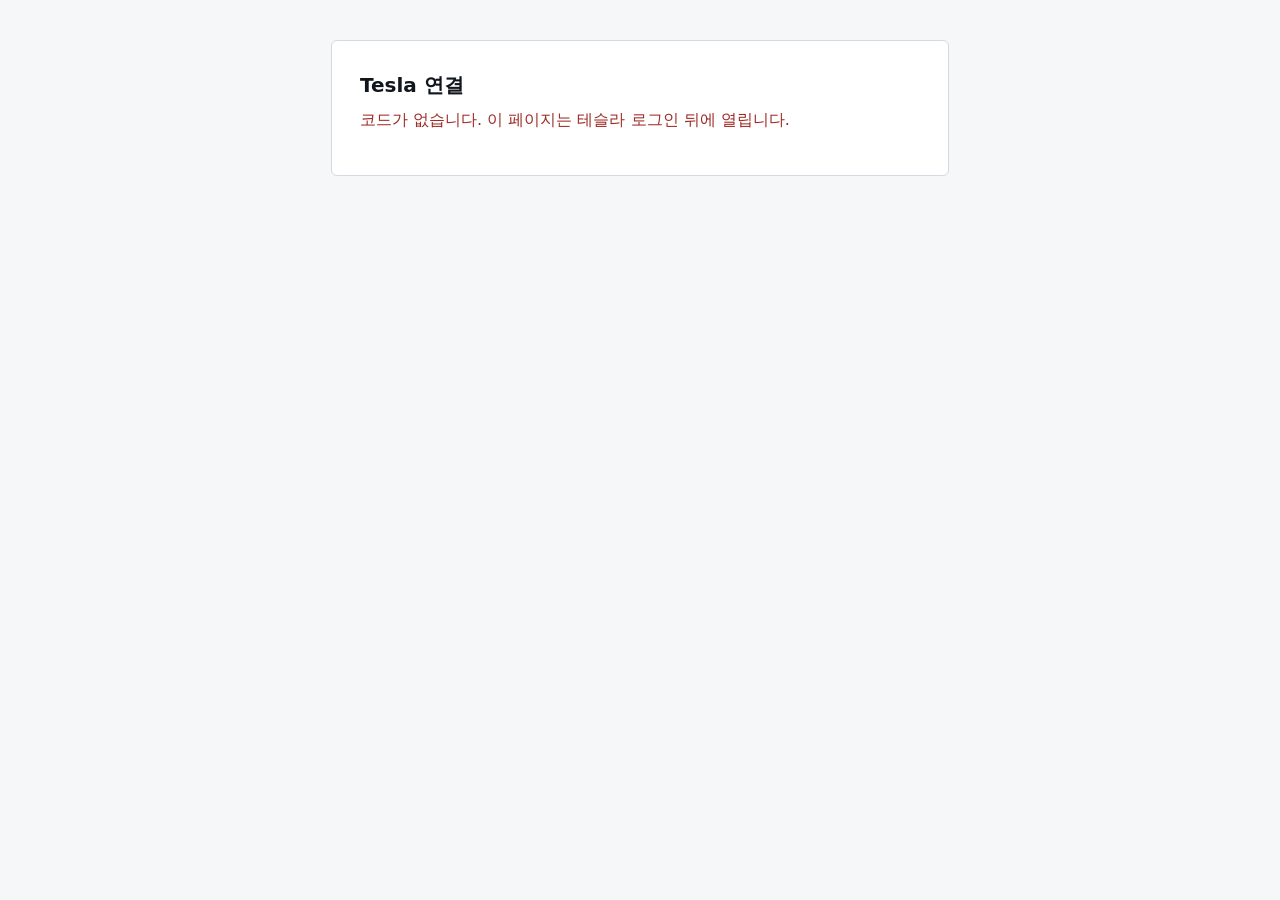
<file: tesla/callback.html>
<!doctype html>
<html lang="ko">
<head>
<meta charset="utf-8">
<meta name="viewport" content="width=device-width,initial-scale=1">
<meta name="robots" content="noindex">
<title>AllThatKey · Tesla 연결</title>
<style>
  body{margin:0;padding:40px 20px;font:16px/1.6 -apple-system,"Apple SD Gothic Neo","Malgun Gothic",system-ui,sans-serif;background:#f5f7f9;color:#10161c}
  main{max-width:560px;margin:0 auto;background:#fff;border:1px solid #d2d9e0;border-radius:6px;padding:28px}
  h1{font-size:20px;margin:0 0 6px}
  p{margin:0 0 14px;color:#4b5866}
  code{display:block;word-break:break-all;background:#f5f7f9;border:1px solid #e3e8ed;border-radius:4px;padding:12px;font:14px/1.5 Consolas,monospace;margin:0 0 12px}
  button{font:inherit;padding:10px 16px;border-radius:4px;border:1px solid #b4451f;background:#b4451f;color:#fff;cursor:pointer}
  .err{color:#9e2b25}
</style>
</head>
<body>
<main>
  <h1>Tesla 연결</h1>
  <div id="out"><p>확인 중…</p></div>
</main>
<script>
(function(){
  var q = new URLSearchParams(location.search);
  var out = document.getElementById('out');
  if (q.get('error')) {
    out.innerHTML = '<p class="err">테슬라가 거절했습니다: <b>' + q.get('error') + '</b></p><p>' + (q.get('error_description')||'') + '</p>';
    return;
  }
  var code = q.get('code');
  if (!code) { out.innerHTML = '<p class="err">코드가 없습니다. 이 페이지는 테슬라 로그인 뒤에 열립니다.</p>'; return; }
  // On a phone the app should have taken this address itself. When Android has
  // not verified the link (store installs could not, until 2026-11-03), the
  // login ended here with a code to copy and no way back - so hand the same
  // address to the app by name: an intent naming the package needs no verification.
  if (/Android/i.test(navigator.userAgent)) {
    var back = 'intent://allthatai.kr/tesla/callback' + location.search +
      '#Intent;scheme=https;package=kr.allthatai.keyprobe;end';
    out.innerHTML = '<p>테슬라 로그인이 끝났습니다.</p>' +
      '<a id="go" href="' + back + '" style="display:block;text-align:center;padding:16px;border-radius:12px;background:#2f6fe4;color:#fff;font-weight:700;font-size:18px;text-decoration:none">AllThatKey로 돌아가기</a>' +
      '<p style="margin-top:14px;font-size:14px">안 열리면 위 버튼을 한 번 더 누르세요.</p>';
    setTimeout(function(){ location.href = back; }, 300);
    return;
  }
  // The app on the phone intercepts this address itself; this page only exists
  // so a person in a desktop browser can hand the code on by hand.
  out.innerHTML = '<p>승인됐습니다. 아래 코드를 복사해 전달하세요. 한 번만 쓸 수 있고 몇 분 뒤 만료됩니다.</p>'
    + '<code id="c"></code><button id="b">복사</button>';
  document.getElementById('c').textContent = code;
  document.getElementById('b').onclick = function(){
    navigator.clipboard.writeText(code).then(function(){ document.getElementById('b').textContent = '복사됨'; });
  };
})();
</script>
</body>
</html>
</file>
<file: app-pages.css>
/* AllThatKey / AllThatHit 안내 페이지 공통 스타일. 그림이 먼저, 글은 한 줄. */
:root {
  --bg: #0e1319; --card: #161d26; --card2: #1c2530; --line: #26313d;
  --ink: #f4f7fa; --soft: #a3afbc; --faint: #6f7c8a;
  --accent: #4f8dff; --accent-ink: #ffffff; --ok: #3ec27a;
}
.hit { --accent: #f2a93b; --accent-ink: #1a1200; }
* { box-sizing: border-box; }
html { scroll-behavior: smooth; }
body {
  margin: 0; background: var(--bg); color: var(--ink);
  font: 17px/1.55 -apple-system, "Apple SD Gothic Neo", "Pretendard", "Malgun Gothic", "Noto Sans KR", sans-serif;
  -webkit-font-smoothing: antialiased; overflow-x: hidden;
}
main { max-width: 720px; margin: 0 auto; padding: 0 16px 56px; }
a { color: var(--accent); text-decoration: none; }
img { max-width: 100%; display: block; }

/* 맨 위 */
.hero { text-align: center; padding: 40px 0 8px; }
.hero .icon { width: 84px; height: 84px; border-radius: 22px; margin: 0 auto; box-shadow: 0 10px 30px rgba(0,0,0,.4); }
.hero h1 { font-size: 30px; margin: 14px 0 2px; letter-spacing: -.5px; }
.hero p { margin: 0; color: var(--soft); }
.cta { display: flex; flex-direction: column; gap: 10px; max-width: 360px; margin: 22px auto 0; }
.btn {
  display: flex; align-items: center; justify-content: center; gap: 8px; min-height: 56px; border-radius: 14px;
  background: var(--accent); color: var(--accent-ink); font-weight: 800; font-size: 18px;
}
.btn.ghost { background: transparent; color: var(--ink); border: 1px solid var(--line); font-weight: 700; }
.btn svg { width: 22px; height: 22px; }

/* 목차 칩 */
.nav { display: flex; gap: 8px; overflow-x: auto; padding: 18px 0 4px; scrollbar-width: none; }
.nav::-webkit-scrollbar { display: none; }
.nav a { flex: none; padding: 8px 14px; border-radius: 999px; background: var(--card); border: 1px solid var(--line); color: var(--ink); font-size: 15px; }

section { padding-top: 34px; }
h2 { font-size: 22px; margin: 0 0 14px; letter-spacing: -.3px; }
.lead { color: var(--soft); margin: -6px 0 14px; font-size: 16px; }

/* 스크린샷 줄 */
.shots { display: flex; gap: 12px; overflow-x: auto; scroll-snap-type: x mandatory; padding: 4px 0 10px; scrollbar-width: none; }
.shots::-webkit-scrollbar { display: none; }
.shots img { flex: none; width: 62%; max-width: 240px; border-radius: 18px; scroll-snap-align: center; border: 1px solid var(--line); }
.shots.watch img { width: 44%; max-width: 190px; border-radius: 50%; }

/* 아이콘 칸 */
.tiles { display: grid; grid-template-columns: repeat(auto-fit, minmax(150px, 1fr)); gap: 10px; }
.tile { background: var(--card); border: 1px solid var(--line); border-radius: 16px; padding: 16px; }
.tile svg { width: 28px; height: 28px; color: var(--accent); }
.tile b { display: block; margin-top: 8px; font-size: 17px; }
.tile span { color: var(--soft); font-size: 15px; }

/* 순서 */
.steps { display: grid; gap: 10px; counter-reset: s; }
.step { display: flex; gap: 14px; align-items: flex-start; background: var(--card); border: 1px solid var(--line); border-radius: 16px; padding: 16px; }
.step::before {
  counter-increment: s; content: counter(s); flex: none; width: 32px; height: 32px; border-radius: 50%;
  background: var(--accent); color: var(--accent-ink); font-weight: 800; display: flex; align-items: center; justify-content: center;
}
.step b { display: block; font-size: 17px; }
.step span { color: var(--soft); font-size: 15px; }

/* 그림 + 한 줄 */
.figrow { display: grid; grid-template-columns: 1fr 1fr; gap: 12px; }
.figrow figure { margin: 0; text-align: center; }
.figrow img { width: 100%; max-width: 220px; margin: 0 auto; border-radius: 50%; border: 1px solid var(--line); }
.figrow img.rect { border-radius: 16px; }
.figrow figcaption { color: var(--soft); font-size: 15px; margin-top: 8px; }

/* 말 예시 */
.chips { display: flex; flex-wrap: wrap; gap: 8px; }
.chips span { padding: 8px 12px; border-radius: 12px; background: var(--card2); font-size: 15px; }

/* 비교·요금 */
.cols { display: grid; grid-template-columns: repeat(auto-fit, minmax(190px, 1fr)); gap: 10px; }
.col { background: var(--card); border: 1px solid var(--line); border-radius: 16px; padding: 16px; }
.col h3 { margin: 0 0 6px; font-size: 17px; }
.col .price { font-size: 22px; font-weight: 800; }
.col ul { margin: 8px 0 0; padding: 0; list-style: none; color: var(--soft); font-size: 15px; }
.col li { padding: 3px 0 3px 22px; position: relative; }
.col li::before { content: ""; position: absolute; left: 4px; top: 11px; width: 8px; height: 8px; border-radius: 50%; background: var(--accent); }
.col li.no::before { background: var(--faint); }

/* 펼쳐 보기 */
details { background: var(--card); border: 1px solid var(--line); border-radius: 14px; margin: 0 0 8px; }
summary { cursor: pointer; padding: 14px 16px; font-weight: 700; list-style: none; display: flex; justify-content: space-between; gap: 10px; }
summary::-webkit-details-marker { display: none; }
summary::after { content: "+"; color: var(--soft); font-weight: 400; }
details[open] summary::after { content: "−"; }
details > div { padding: 0 16px 14px; color: var(--soft); font-size: 15px; }
details > div p { margin: 0 0 6px; }

.note { color: var(--faint); font-size: 14px; margin-top: 10px; }
footer { margin-top: 44px; padding-top: 18px; border-top: 1px solid var(--line); color: var(--faint); font-size: 13px; text-align: center; }
footer nav { display: flex; justify-content: center; flex-wrap: wrap; gap: 6px 16px; margin-bottom: 10px; font-size: 15px; }
footer nav a { color: var(--soft); }
</file>
